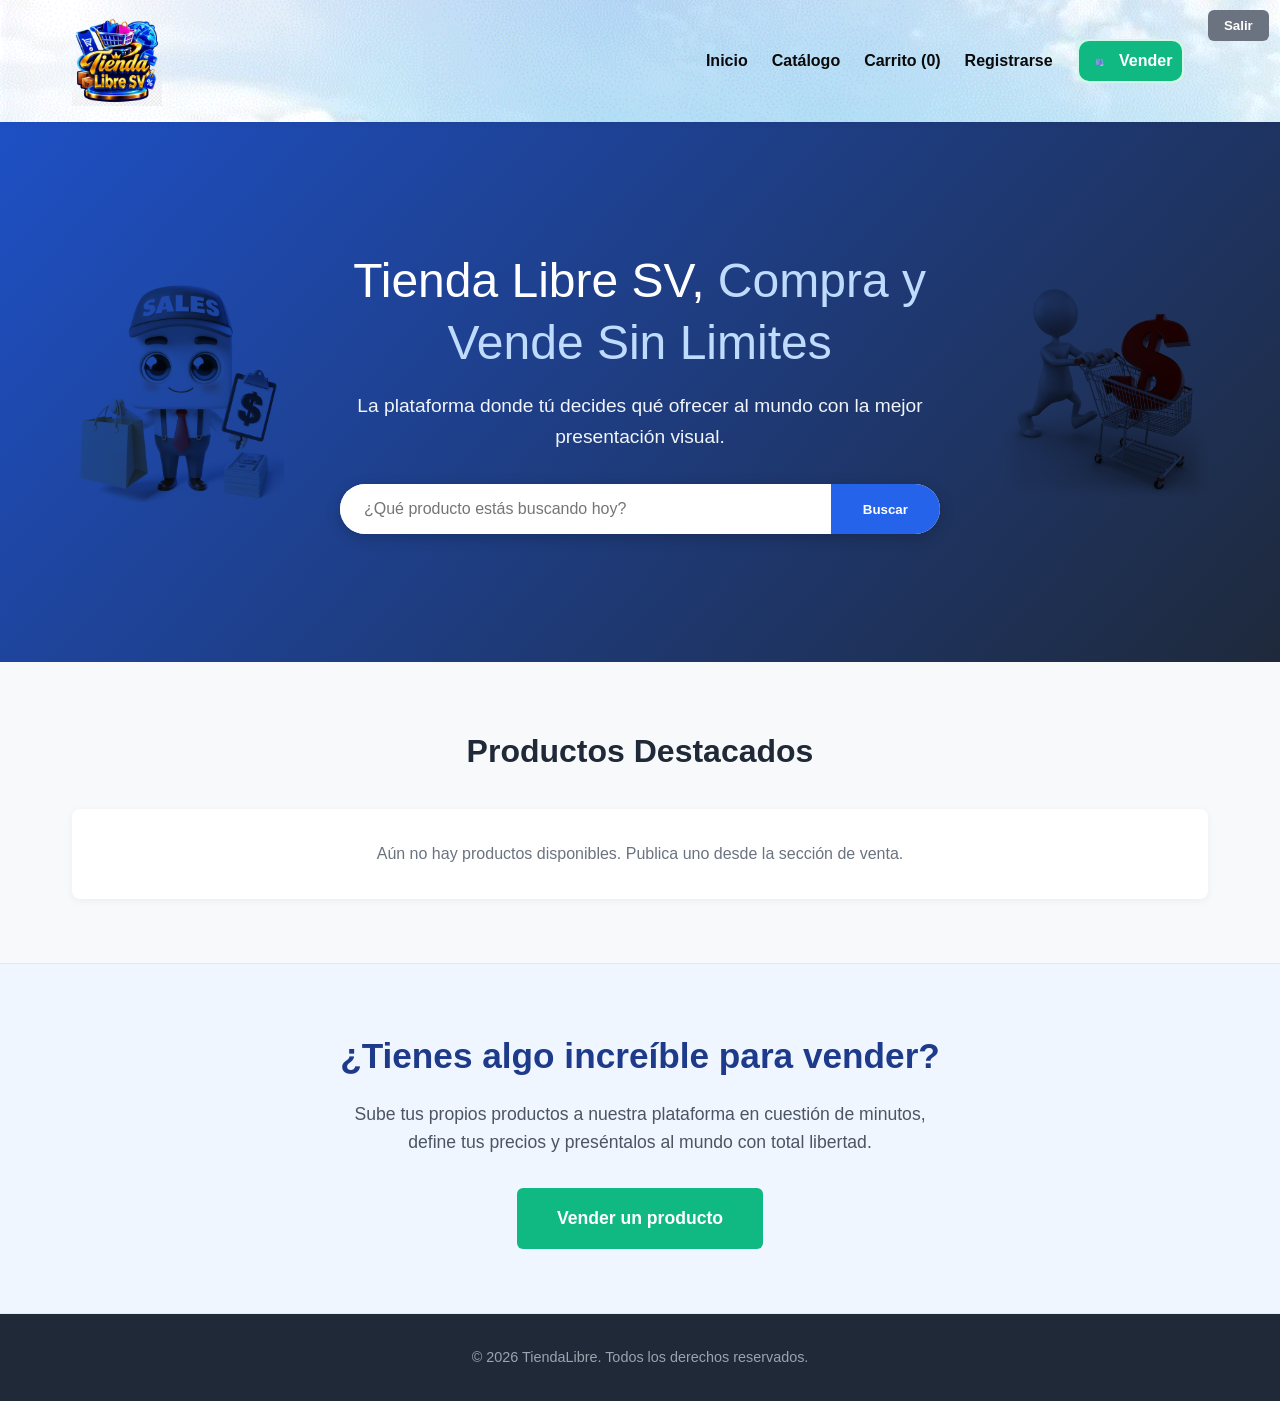
<file: index.html>
<!DOCTYPE html>
<html lang="es">
<head>
    <meta charset="UTF-8">
    <meta name="viewport" content="width=device-width, initial-scale=1.0, viewport-fit=cover">
    <meta name="theme-color" content="#1e50c5">
    <link rel="icon" type="image/png" href="logo/Ventasv.png">
    <link rel="apple-touch-icon" href="logo/Ventasv.png">
    <link rel="manifest" href="/manifest.webmanifest">
    <title>Tienda Libre - Tu Espacio de E-commerce</title>

    <style>
        /* Estilos generales limpios y modernos */
        * {
            margin: 0;
            padding: 0;
            box-sizing: border-box;
            font-family: 'Segoe UI', Tahoma, Geneva, Verdana, sans-serif;
        }

        body {
            background-color: #f8f9fa;
            color: #333;
            line-height: 1.6;
            overflow-x: hidden; /* Evita el desplazamiento horizontal en pantallas pequeñas */
        }

        /* Los campos de texto se adaptan al ancho disponible y evitan el zoom automático en iOS. */
        input, select, textarea, button {
            max-width: 100%;
            font-family: inherit;
        }

        @media (max-width: 768px) {
            input, select, textarea {
                font-size: 16px !important;
            }
        }

        img {
            max-width: 100%;
        }

        /* Barra de Navegación */
        header {
            width: 100%;
            background-image: linear-gradient(rgba(255, 255, 255, 0.62), rgba(255, 255, 255, 0.62)), url('banner/banner2.gif');
            background-position: center;
            background-size: cover;
            background-repeat: no-repeat;
            box-shadow: 0 2px 5px rgba(0,0,0,0.05);
            position: sticky;
            top: 0;
            z-index: 1000;
        }

        .nav-container {
            max-width: 1200px;
            margin: 0 auto;
            padding: 1rem 2rem;
            display: flex;
            justify-content: space-between;
            align-items: center;
        }

        .logo {
            display: inline-flex;
            align-items: center;
            text-decoration: none;
        }

        .logo img {
            display: block;
            height: 90px;
            width: auto;
            max-width: 100%;
            object-fit: contain;
        }

        .nav-links {
            display: flex;
            gap: 1.5rem;
            list-style: none;
            align-items: center;
        }

        .nav-links a {
            text-decoration: none;
            color: #0a0a0a;
            font-weight: 700;
            transition: color 0.3s;
        }

        .nav-links a:hover {
            color: #2563eb;
        }

        .btn-sell {
            background-color: #10b981;
            color: white !important;
            padding: 0.5rem 1rem;
            border-radius: 6px;
        }

        .btn-sell:hover {
            background-color: #223a32ec !important;
        }

        .btn-sell-icon {
            min-width: 0;
            height: 44px;
            padding: 0.25rem 0.6rem;
            display: inline-flex;
            align-items: center;
            justify-content: center;
            gap: 0.3rem;
            border: 2px solid #d1fae5;
            border-radius: 12px;
            vertical-align: middle;
            transition: transform 0.2s, box-shadow 0.2s;
        }
        .btn-sell-icon span { white-space: nowrap; line-height: 1; }
        .btn-sell-icon:hover { transform: translateY(-2px); box-shadow: 0 5px 12px rgba(16,185,129,.3); }
        .btn-sell-icon img { width: 26px; height: 26px; flex: 0 0 26px; object-fit: contain; display: block; }

        .btn-logout {
            background-color: #ef4444;
            color: white !important;
            padding: 0.5rem 1rem;
            border-radius: 6px;
            border: none;
            cursor: pointer;
            font-weight: 500;
            display: none; /* Se oculta por defecto si no hay sesión */
        }

        .btn-logout:hover {
            background-color: #dc2626;
        }

        /* Botón "Salir": fijo arriba a la derecha del encabezado.
           Cierra la página/aplicación si el usuario lo desea. */
        header { position: relative; }
        .btn-salir {
            position: absolute;
            top: 0.6rem;
            right: 0.7rem;
            z-index: 20;
            background-color: #6b7280;
            color: white !important;
            padding: 0.5rem 1rem;
            border-radius: 6px;
            border: none;
            cursor: pointer;
            font-weight: 700;
            font-family: inherit;
            white-space: nowrap;
        }

        .btn-salir:hover {
            background-color: #4b5563;
        }


        .hero h1 {
            font-size: 3rem;
            margin-bottom: 1rem;
        }

        .hero p {
            font-size: 1.2rem;
            margin-bottom: 2rem;
            max-width: 600px;
            margin-left: auto;
            margin-right: auto;
        }
        /* Barra de búsqueda de productos destacados */
        .search-container {
            max-width: 600px;
            margin: 0 auto;
            display: flex;
            background: white;
            border-radius: 50px;
            overflow: hidden;
            box-shadow: 0 4px 15px rgba(0,0,0,0.2);
        }

        .search-container input {
            flex: 1;
            padding: 1rem 1.5rem;
            border: none;
            outline: none;
            font-size: 1rem;
        }

        .search-container button {
            background-color: #2563eb;
            color: white;
            border: none;
            padding: 0 2rem;
            cursor: pointer;
            font-weight: bold;
            transition: background 0.3s;
        }

        .search-container button:hover {
            background-color: #1d4ed8;
        }

        /* Sección de Productos Destacados */
        .featured-section {
            max-width: 1200px;
            margin: 4rem auto;
            padding: 0 2rem;
        }

        .section-title {
            font-size: 2rem;
            margin-bottom: 2rem;
            text-align: center;
            color: #1f2937;
        }

        .product-grid {
            display: grid;
            grid-template-columns: repeat(auto-fit, minmax(250px, 1fr));
            gap: 2rem;
        }

        .product-card {
            background: white;
            border-radius: 8px;
            overflow: hidden;
            box-shadow: 0 2px 8px rgba(0,0,0,0.05);
            transition: transform 0.3s;
        }

        .product-card:hover {
            transform: translateY(-5px);
        }

        .product-img {
            width: 100%;
            aspect-ratio: 1 / 1;
            max-height: 280px;
            max-width: 100%;
            object-fit: contain;
            display: block;
            margin: 0 auto;
            background-color: #f3f4f6;
        }

        .product-info {
            padding: 1.5rem;
        }

        .product-title {
            font-size: 1.1rem;
            margin-bottom: 0.5rem;
            color: #1f2937;
        }

        .product-price {
            font-size: 1.25rem;
            font-weight: bold;
            color: #2563eb;
            margin-bottom: 1rem;
        }

        .btn-buy {
            display: block;
            text-align: center;
            background-color: #2563eb;
            color: white;
            padding: 0.75rem;
            border-radius: 4px;
            text-decoration: none;
            font-weight: 500;
            transition: background 0.3s;
            cursor: pointer;
            border: none;
            width: 100%;
            font-size: 1rem;
        }

        .btn-cart {
            display: block;
            text-align: center;
            background-color: #10b981;
            color: white;
            padding: 0.75rem;
            border-radius: 4px;
            text-decoration: none;
            font-weight: 500;
            transition: background 0.3s;
            cursor: pointer;
            border: none;
            width: 100%;
            font-size: 1rem;
            margin-top: 0.75rem;
        }

        .empty-state {
            grid-column: 1 / -1;
            text-align: center;
            color: #6b7280;
            background: #fff;
            border-radius: 8px;
            padding: 2rem;
            box-shadow: 0 2px 8px rgba(0,0,0,0.05);
        }

        .btn-buy:hover {
            background-color: #1d4ed8;
        }

        /* Apartado para Vender (Llamado a la acción) */
        .sell-banner {
            background-color: #eff6ff;
            border-top: 1px solid #dbeafe;
            border-bottom: 1px solid #dbeafe;
            padding: 4rem 2rem;
            text-align: center;
            margin-top: 4rem;
        }

        .sell-banner h2 {
            font-size: 2.2rem;
            color: #1e3a8a;
            margin-bottom: 1rem;
        }

        .sell-banner p {
            color: #4b5563;
            max-width: 600px;
            margin: 0 auto 2rem auto;
            font-size: 1.1rem;
        }

        .btn-large {
            display: inline-block;
            background-color: #10b981;
            color: white;
            padding: 1rem 2.5rem;
            font-size: 1.1rem;
            font-weight: bold;
            border-radius: 6px;
            text-decoration: none;
            transition: background 0.3s;
            border: none;
            cursor: pointer;
        }

        .btn-large:hover {
            background-color: #059669;
        }

        /* Pie de página */
        footer {
            background-color: #1f2937;
            color: #9ca3af;
            text-align: center;
            padding: 2rem;
            margin-top: 0;
        }

        footer p {
            font-size: 0.9rem;
        }
    </style>
</head>
<body>

    <!-- Barra de Navegación -->
    <header>
        <!-- Botón "Salir" fijo arriba a la derecha. -->
        <button id="btnSalir" class="btn-salir" type="button" onclick="salirApp(event)" aria-label="Salir de la aplicación">Salir</button>

        <div class="nav-container">
            <a href="index.html" class="logo" aria-label="Tienda Libre SV - Inicio">
                <img src="banner/LOGO1.png" alt="Tienda Libre SV">
            </a>
            <ul class="nav-links">
                <li><a href="index.html">Inicio</a></li>
                <li><a href="paginas/catalogo.html">Catálogo</a></li>
                <li><a href="paginas/carrito.html" onclick="verificarAccion('carrito', event)">Carrito (0)</a></li>
                <li id="nav-register-link"><a href="paginas/registrarse1.html?modo=registro">Registrarse</a></li>
                <li><a href="paginas/vender.html" class="btn-sell btn-sell-icon" aria-label="Vender un producto" title="Vender un producto" onclick="verificarAccion('vender', event)"><img src="logo/icono1.png" alt=""><span>Vender</span></a></li>
                <li><button id="btnCerrarSesion" class="btn-logout" onclick="cerrarSesion()">Cerrar Sesión</button></li>
            </ul>
        </div>
    </header>

       <!-- Banner Principal (Hero Section) con Texto Animado -->
   <section class="hero">
       <img class="hero-product hero-product-left" src="logo/imagene2.avif" alt="Producto destacado">
       <div class="hero-copy">
           <h1 class="hero-title">Tienda Libre SV,<span class="gradient-text"> Compra y Vende Sin Limites</span></h1>
           <p class="hero-subtitle">La plataforma donde tú decides qué ofrecer al mundo con la mejor presentación visual.</p>
           <div class="search-container">
               <input type="text" placeholder="¿Qué producto estás buscando hoy?">
               <button type="button">Buscar</button>
           </div>
       </div>
       <img class="hero-product hero-product-right" src="logo/imagen3.jpg" alt="Producto destacado">
   </section>

<style>
    /* Estilos base de la Hero Section */
    .hero {
        position: relative;
        display: grid;
        grid-template-columns: minmax(0, 1fr) minmax(0, 2.5fr) minmax(0, 1fr);
        align-items: center;
        gap: 1.5rem;
        text-align: center;
        padding: 6rem 3rem;
        background: linear-gradient(133deg, #1e50c5 0%, #1e293b 100%);
        color: #ffffff;
        min-height: 60vh;
        font-family: 'Inter', system-ui, -apple-system, sans-serif;
        perspective: 1000px;
    }

    .hero-product {
        justify-self: center;
        width: min(100%, 220px);
        height: auto;
        mix-blend-mode: multiply;
        transform-style: preserve-3d;
        animation: product-float 4.5s ease-in-out infinite;
    }

    .hero-copy {
        min-width: 0;
        position: relative;
        z-index: 1;
    }

    .hero-product-left { animation-delay: -1.2s; }
    .hero-product-right { animation-delay: -3.1s; }

    @keyframes product-float {
        0%, 100% {
            transform: translateY(5px) rotateY(-8deg) rotateZ(-1deg);
        }
        50% {
            transform: translateY(-7px) rotateY(8deg) rotateZ(1deg);
        }
    }

    /* Titulo y texto del banner con tipografia sencilla y legible */
    .hero-title {
        font-size: 2.5rem;
        font-weight: 400;
        line-height: 1.3;
        margin-bottom: 1rem;
        transform-style: preserve-3d;
        animation: banner-appear 700ms cubic-bezier(0.2, 0.7, 0.2, 1) both,
                   banner-title-color 8s ease-in-out 700ms infinite alternate;
    }

    .gradient-text {
        color: #bfdbfe;
        font-weight: inherit;
        animation: banner-highlight-color 7s ease-in-out 700ms infinite alternate;
    }

    .hero-subtitle {
        font-size: 1.1rem;
        color: #f1f5f9;
        max-width: 600px;
        line-height: 1.6;
        transform-style: preserve-3d;
        animation: banner-appear 700ms cubic-bezier(0.2, 0.7, 0.2, 1) 120ms both,
                   banner-subtitle-color 8s ease-in-out 820ms infinite alternate;
    }

    @keyframes banner-appear {
        from {
            opacity: 0;
            transform: rotateX(-14deg) translateY(10px) translateZ(-24px);
        }
        to {
            opacity: 1;
            transform: rotateX(0) translateY(0) translateZ(0);
        }
    }

    @keyframes banner-title-color {
        from { color: #ffffff; }
        to { color: #bfdbfe; }
    }

    @keyframes banner-highlight-color {
        from { color: #bfdbfe; }
        to { color: #fde68a; }
    }

    @keyframes banner-subtitle-color {
        from { color: #f1f5f9; }
        to { color: #c7d2fe; }
    }

    @media (prefers-reduced-motion: reduce) {
        .hero-title,
        .hero-subtitle,
        .hero-product,
        .gradient-text {
            animation: none;
        }
    }

    /* Responsividad para moviles */
    @media (max-width: 768px) {
        .hero {
            gap: 1rem;
        }
        .hero-title {
            font-size: 2rem;
        }
        .hero-subtitle {
            font-size: 1rem;
        }
    }

    @media (max-width: 560px) {
        .hero {
            grid-template-columns: minmax(52px, 0.7fr) minmax(0, 2.2fr) minmax(52px, 0.7fr);
            gap: 0.5rem;
            padding: 3rem 0.75rem;
            min-height: 50vh;
        }
        .hero-product {
            width: 100%;
        }
        .hero-title {
            font-size: 1.55rem;
        }
        .hero-subtitle {
            max-width: 92%;
        }
    }

    @media (max-width: 700px) {
        header .nav-container { flex-direction: column; align-items: flex-start; gap: 0.5rem; padding: 0.75rem 0.6rem; }
        header .logo { align-self: flex-start; }
        header .logo img { height: 72px; }
        /* Menú deslizable, elegante: borde redondeado con relieve y sombra. */
        header .nav-links {
            width: 100%;
            justify-content: flex-start;
            flex-wrap: nowrap;
            gap: 0.35rem;
            font-size: 0.92rem;
            overflow-x: auto;
            -webkit-overflow-scrolling: touch;
            scrollbar-width: none;
            padding: 0.35rem 0.45rem;
            background: rgba(255, 255, 255, 0.55);
            border: 1px solid rgba(255, 255, 255, 0.75);
            border-radius: 12px;
            box-shadow: inset 0 1px 0 rgba(255,255,255,0.9), inset 0 -2px 4px rgba(15,23,42,0.08), 0 2px 6px rgba(15,23,42,0.08);
        }
        header .nav-links::-webkit-scrollbar { display: none; }
        header .nav-links li { flex: 0 0 auto; }
        header .nav-links a, header .nav-links button {
            display: inline-flex;
            align-items: center;
            min-height: 42px;
            white-space: nowrap;
            padding: 0 0.7rem;
            border-radius: 9px;
            transition: background .2s, color .2s;
        }
        header .nav-links a:hover { background: rgba(37, 99, 235, 0.1); }
        header .btn-sell-icon { height: 40px; padding: 0.2rem 0.5rem; gap: 0.25rem; }
        header .btn-salir, header .btn-logout { min-height: 42px; padding: 0.4rem 0.85rem; font-size: 0.92rem; }
        /* El botón Salir se mantiene pegado a la esquina superior derecha. */
        header .btn-salir { top: 0.5rem; right: 0.55rem; }
        header .btn-sell-icon img { width: 20px; height: 20px; flex-basis: 20px; }
        .search-container { border-radius: 30px; }
        .search-container input { padding: 0.85rem 1.1rem; min-width: 0; }
        .search-container button { padding: 0 1.2rem; }
        .featured-section { margin: 2.5rem auto; padding: 0 1rem; }
        .section-title { font-size: 1.6rem; margin-bottom: 1.5rem; }
        .product-grid { gap: 1.25rem; }
        .sell-banner { padding: 3rem 1.25rem; margin-top: 3rem; }
        .sell-banner h2 { font-size: 1.7rem; }
        .sell-banner p { font-size: 1rem; }
        .btn-large { display: block; width: 100%; padding: 1rem 1.25rem; }
        footer { padding: 1.5rem 1rem; }
    }

    @media (max-width: 420px) {
        header .nav-links { gap: 0.2rem 0.5rem; font-size: 0.84rem; }
        header .btn-sell-icon { height: 38px; padding: 0.2rem 0.45rem; }
        header .btn-sell-icon img { width: 18px; height: 18px; flex-basis: 18px; }
        .featured-section { margin: 2rem auto; padding: 0 1rem; }
        .product-grid { grid-template-columns: minmax(0, 1fr); gap: 1rem; }
        .section-title { font-size: 1.4rem; }
        .product-info { padding: 1.15rem; }
        .sell-banner { padding: 2.5rem 1rem; }
        .sell-banner h2 { font-size: 1.45rem; }
    }
</style>

    <!-- Sección de Productos Destacados -->
    <section class="featured-section">
        <h2 class="section-title">Productos Destacados</h2>
        <div class="product-grid" id="productGrid"></div>
    </section>

    <!-- Apartado para Vender -->
    <section class="sell-banner">
        <h2>¿Tienes algo increíble para vender?</h2>
        <p>Sube tus propios productos a nuestra plataforma en cuestión de minutos, define tus precios y preséntalos al mundo con total libertad.</p>
        <a href="paginas/vender.html" class="btn-large" onclick="verificarAccion('vender', event)">Vender un producto</a>
    </section>

    <!-- Pie de página -->
    <footer>
        <p>&copy; 2026 TiendaLibre. Todos los derechos reservados.</p>
    </footer>

    <!-- Script de JavaScript para la barra de búsqueda y control inteligente de sesión -->
    <script>
        // Al cargar la página, revisamos si hay una sesión activa para adaptar la interfaz
        window.addEventListener('DOMContentLoaded', () => {
            const sesionActiva = localStorage.getItem('sesion_activa');
            const btnCerrarSesion = document.getElementById('btnCerrarSesion');
            const navRegisterLink = document.getElementById('nav-register-link');

            if (sesionActiva) {
                // Acceso temporal a registro para poder probar altas con sesión activa.
                if (navRegisterLink) navRegisterLink.style.display = '';
                if (btnCerrarSesion) btnCerrarSesion.style.display = 'block';
            } else {
                if (navRegisterLink) navRegisterLink.style.display = '';
                if (btnCerrarSesion) btnCerrarSesion.style.display = 'none';
            }

            renderProductosDestacados();
        });

        // El carrito y las compras están disponibles sin registro.
        function verificarAccion(accion, event) {
            if (event) event.preventDefault();
            // El carrito está disponible sin registro; publicar requiere cuenta.
            const destinos = {
                vender: 'paginas/vender.html',
                comprar: 'paginas/catalogo.html',
                carrito: 'paginas/carrito.html'
            };
            const destino = destinos[accion];
            if (destino) window.location.href = destino;
        }

        function obtenerProductosCatalogo() {
            try {
                const productos = JSON.parse(localStorage.getItem('productosDinamicos')) || [];
                return Array.isArray(productos) ? productos : [];
            } catch (error) {
                console.error('No se pudieron leer los productos del catálogo:', error);
                return [];
            }
        }

        function escaparHtml(valor) {
            return String(valor ?? '')
                .replace(/&/g, '&amp;')
                .replace(/</g, '&lt;')
                .replace(/>/g, '&gt;')
                .replace(/"/g, '&quot;')
                .replace(/'/g, '&#39;');
        }

        function renderProductosDestacados() {
            const grid = document.getElementById('productGrid');
            if (!grid) return;

            const productos = obtenerProductosCatalogo().slice(0, 4);

            if (!productos.length) {
                grid.innerHTML = '<div class="empty-state">Aún no hay productos disponibles. Publica uno desde la sección de venta.</div>';
                return;
            }

            grid.innerHTML = productos.map((prod) => {
                const imagenes = Array.isArray(prod.imagenes) && prod.imagenes.length ? prod.imagenes : [(prod.imagen || 'https://via.placeholder.com/500x300?text=Producto')];
                const titulo = prod.titulo || 'Producto';
                const precio = Number(prod.precio || 0);
                return `
                    <div class="product-card">
                        <img src="${escaparHtml(imagenes[0])}" alt="${escaparHtml(titulo)}" class="product-img">
                        <div class="product-info">
                            <h3 class="product-title">${escaparHtml(titulo)}</h3>
                            <div class="product-price">$${precio.toLocaleString()}</div>
                            ${prod.reservado ? '<div style="color:#b45309;font-weight:700;margin:0.35rem 0">Producto reservado</div>' : ''}
                            <button class="btn-buy" onclick="window.location.href='paginas/catalogo.html?buscar=${encodeURIComponent(titulo)}'">Ver producto</button>
                        </div>
                    </div>
                `;
            }).join('');
        }

        window.addEventListener('storage', (event) => {
            if (event.key === 'productosDinamicos' || event.key === null) renderProductosDestacados();
        });

        const searchInput = document.querySelector('.search-container input');
        const searchButton = document.querySelector('.search-container button');

        function realizarBusqueda() {
            if (!searchInput) return;
            const termino = searchInput.value.trim();
            if (termino !== "") {
                window.location.href = `paginas/catalogo.html?buscar=${encodeURIComponent(termino)}`;
            } else {
                alert("Por favor, escribe el nombre de un producto para buscar.");
            }
        }

        if (searchButton) searchButton.addEventListener('click', realizarBusqueda);
        if (searchInput) searchInput.addEventListener('keypress', function(event) {
            if (event.key === 'Enter') {
                realizarBusqueda();
            }
        });

        async function cerrarSesion() {
            try {
                await fetch('/api/logout', { method: 'POST', credentials: 'same-origin' });
            } catch (error) {
                // Limpia la sesión local incluso si el servidor está desconectado.
            }
            localStorage.removeItem('sesion_activa');
            alert('Has cerrado sesión correctamente.');
            window.location.reload();
        }

        // "Salir": cierra la página o la aplicación si el usuario lo confirma.
        function salirApp(event) {
            if (event) event.preventDefault();
            if (!confirm('¿Seguro que quieres salir?')) {
                return;
            }
            // Intenta cerrar la ventana (funciona si fue abierta por script).
            window.close();
            try {
                // En la app Android (WebView) se cierra la actividad para salir.
                if (window.AndroidSalir && typeof window.AndroidSalir.salir === 'function') {
                    window.AndroidSalir.salir();
                    return;
                }
            } catch (error) {
                // Ignora si la interfaz nativa no está disponible.
            }
            // último recurso: volver al inicio de la aplicación.
            window.location.href = 'index.html';
        }
    </script>

    <script>
        if ('serviceWorker' in navigator) {
            window.addEventListener('load', () => {
                navigator.serviceWorker.register('/service-worker.js').catch(() => {});
            });
        }
    </script>

</body>
</html>
</file>
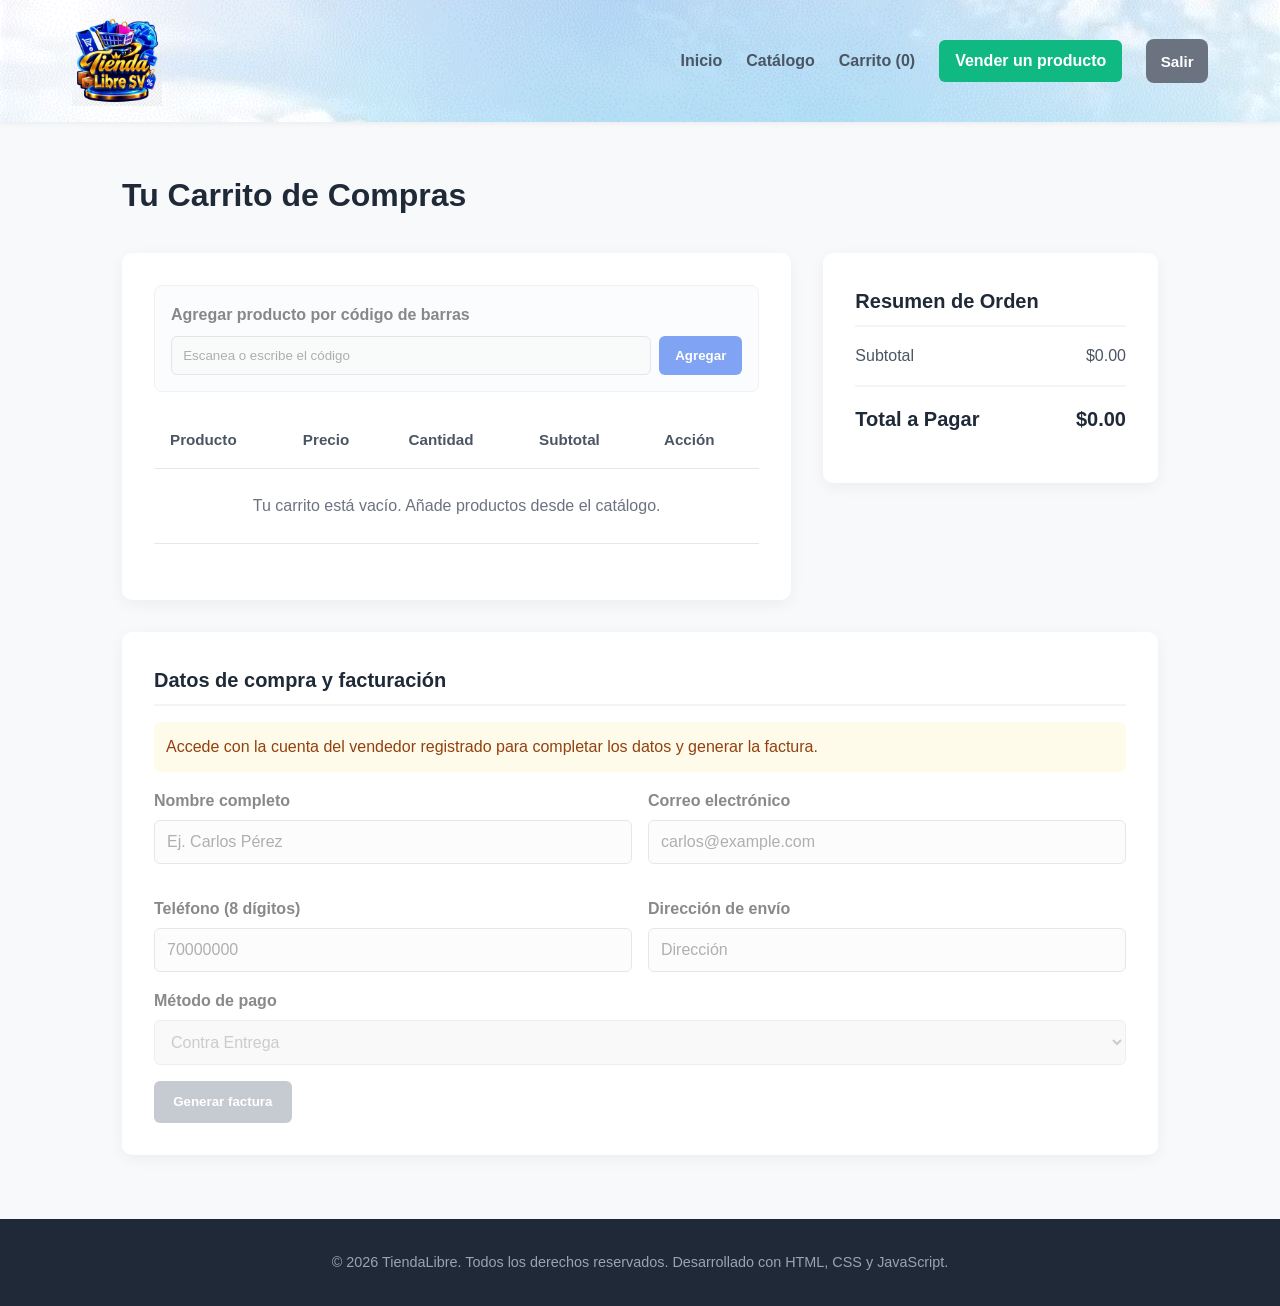
<file: carrito.html>
<!DOCTYPE html>
<html lang="es">
<head>
    <meta charset="UTF-8">
    <meta name="viewport" content="width=device-width, initial-scale=1.0, viewport-fit=cover">
    <title>Carrito de Compras - Tienda Libre</title>
    <style>
        * {
            margin: 0;
            padding: 0;
            box-sizing: border-box;
            font-family: 'Segoe UI', Tahoma, Geneva, Verdana, sans-serif;
        }

        body {
            background-color: #f8f9fa;
            color: #333;
            line-height: 1.6;
            overflow-x: hidden; /* Evita el desplazamiento horizontal en pantallas pequeñas */
        }

        /* Campos adaptables; 16px en móvil evita el zoom automático en iOS. */
        input, select, textarea, button {
            max-width: 100%;
            font-family: inherit;
        }

        @media (max-width: 768px) {
            input, select, textarea {
                font-size: 16px !important;
            }
        }

        img {
            max-width: 100%;
        }

        header {
            width: 100%;
            background-image: linear-gradient(rgba(255, 255, 255, 0.62), rgba(255, 255, 255, 0.62)), url('../banner/banner2.gif');
            background-position: center;
            background-size: cover;
            background-repeat: no-repeat;
            box-shadow: 0 2px 5px rgba(0,0,0,0.05);
            position: sticky;
            top: 0;
            z-index: 1000;
        }

        .nav-container {
            max-width: 1200px;
            margin: 0 auto;
            padding: 1rem 2rem;
            display: flex;
            justify-content: space-between;
            align-items: center;
        }

        .logo {
            display: inline-flex;
            align-items: center;
            text-decoration: none;
        }

        .logo img {
            display: block;
            height: 90px;
            width: auto;
            max-width: 100%;
            object-fit: contain;
        }

        .nav-links {
            display: flex;
            gap: 1.5rem;
            list-style: none;
            align-items: center;
        }

        .nav-links a {
            text-decoration: none;
            color: #4b5563;
            font-weight: 700;
            transition: color 0.3s;
        }

        .nav-links a:hover {
            color: #2563eb;
        }

        /* Botón "Salir": cierra la página/aplicación si el usuario lo desea. */
        .btn-salir { display: inline-flex; align-items: center; justify-content: center; min-height: 44px; padding: 0.4rem 0.9rem; background-color: #6b7280; color: #fff; border: none; border-radius: 8px; font-family: inherit; font-weight: 700; font-size: 0.95rem; cursor: pointer; white-space: nowrap; }
        .btn-salir:hover { background-color: #4b5563; }

        .btn-sell {
            background-color: #10b981;
            color: white !important;
            padding: 0.5rem 1rem;
            border-radius: 6px;
            text-decoration: none;
            display: inline-block;
            white-space: nowrap;
        }

        .btn-sell:hover {
            background-color: #059669 !important;
        }

        .cart-container {
            max-width: 1100px;
            margin: 3rem auto;
            padding: 0 2rem;
        }

        h1 {
            font-size: 2rem;
            color: #1f2937;
            margin-bottom: 2rem;
        }

        .cart-grid {
            display: grid;
            /* minmax(0, …) deja que las columnas se encojan: sin esto, la tabla
               ancha estira la columna y desborda la página en el móvil. */
            grid-template-columns: minmax(0, 2fr) minmax(0, 1fr);
            gap: 2rem;
        }

        .cart-products,
        .checkout-summary {
            background: white;
            border-radius: 10px;
            box-shadow: 0 4px 15px rgba(0,0,0,0.05);
        }

        .cart-products { padding: 2rem; }

        table { width: 100%; border-collapse: collapse; margin-bottom: 1.5rem; }
        th, td { padding: 1rem; text-align: left; border-bottom: 1px solid #e5e7eb; }
        th { color: #4b5563; font-size: 0.95rem; }
        td { color: #1f2937; }
        .product-cell { display: grid; grid-template-columns: 60px minmax(140px, 1fr); align-items: center; gap: 0.5rem 0.75rem; }
        .product-cell img { grid-column: 1; grid-row: 1 / span 2; width: 60px; height: 60px; object-fit: cover; border-radius: 8px; background: #f3f4f6; }
        .product-cell strong, .product-cell small { grid-column: 2; overflow-wrap: anywhere; }
        .product-cell small { color: #6b7280; }
        .btn-remove-item { background: #fee2e2; color: #b91c1c; border: 1px solid #fecaca; border-radius: 6px; padding: 0.45rem 0.75rem; cursor: pointer; font-weight: 600; }
        .btn-remove-item:hover { background: #fecaca; }
        .cart-empty-state { text-align: center; color: #6b7280; padding: 1.5rem; }
        .checkout-summary { padding: 2rem; height: fit-content; }
        .summary-title { font-size: 1.25rem; color: #1f2937; margin-bottom: 1rem; border-bottom: 2px solid #f3f4f6; padding-bottom: 0.5rem; }
        .summary-row, .summary-total { display: flex; justify-content: space-between; margin-bottom: 1rem; color: #4b5563; }
        .summary-total { font-size: 1.25rem; font-weight: bold; color: #1f2937; border-top: 2px solid #f3f4f6; padding-top: 1rem; }

        .seller-scanner { margin-bottom:1.25rem; padding:1rem; border:1px solid #e5e7eb; border-radius:8px; background:#f8fafc; }
        .scanner-row { display:flex; gap:.5rem; margin-top:.5rem; }
        .scanner-row input { flex:1; min-width:0; padding:.7rem; border:1px solid #cbd5e1; border-radius:6px; }
        .scanner-row button { padding:.7rem 1rem; border:0; border-radius:6px; background:#2563eb; color:white; font-weight:bold; cursor:pointer; }
        .seller-scanner:has(input:disabled) { opacity:.58; }
        .invoice-actions { display:flex; flex-wrap:wrap; gap:.75rem; margin-top:1.5rem; }
        .btn-invoice { border:0; border-radius:6px; padding:.75rem 1rem; background:#2563eb; color:#fff; font-weight:700; cursor:pointer; }
        .btn-invoice:hover { filter:brightness(.92); }
        .btn-back { background:#64748b; }
        @media print { body * { visibility:hidden; } #invoiceContainer, #invoiceContainer * { visibility:visible; } #invoiceContainer { position:absolute; inset:0; width:100%; margin:0; box-shadow:none; } .no-print { display:none !important; } }
        .payment-section, .invoice-container { margin-top: 2rem; padding: 2rem; background: #fff; border-radius: 10px; box-shadow: 0 4px 15px rgba(0,0,0,.05); }
        .access-notice { margin: 0 0 1rem; color: #92400e; background: #fffbeb; padding: .75rem; border-radius: 6px; }
        fieldset { border: 0; padding: 0; }
        fieldset:disabled { opacity: .58; }
        .form-grid { display: grid; grid-template-columns: 1fr 1fr; gap: 1rem; }
        .form-group { margin-bottom: 1rem; }
        .form-group label { display:block; margin-bottom:.4rem; font-weight:600; }
        .form-group input, .form-group select { width:100%; padding:.75rem; border:1px solid #d1d5db; border-radius:6px; font-size:1rem; }
        .btn-checkout { padding:.85rem 1.2rem; border:0; border-radius:6px; background:#2563eb; color:white; font-weight:bold; cursor:pointer; }
        .btn-checkout:disabled { background:#9ca3af; cursor:not-allowed; }
        .invoice-container[hidden] { display:none; }
        .invoice-details { margin: 1.5rem 0; }
        @media(max-width:650px){ .form-grid { grid-template-columns:1fr; } }

        footer {
            background-color: #1f2937;
            color: #9ca3af;
            text-align: center;
            padding: 2rem;
            margin-top: 4rem;
        }

        footer p {
            font-size: 0.9rem;
        }

        @media (max-width: 768px) { .cart-grid { grid-template-columns: minmax(0, 1fr); } }
        @media (max-width: 700px) {
            header .nav-container { flex-direction: column; align-items: flex-start; gap: .5rem; padding: .75rem .6rem; }
            header .logo { align-self: flex-start; }
            header .logo img { height: 72px; }
            /* Menú deslizable, elegante: borde redondeado con relieve y sombra. */
            header .nav-links {
                width: 100%; justify-content: flex-start; flex-wrap: nowrap;
                gap: .35rem; font-size: .9rem;
                overflow-x: auto; -webkit-overflow-scrolling: touch; scrollbar-width: none;
                padding: 0.35rem 0.45rem;
                background: rgba(255, 255, 255, 0.55);
                border: 1px solid rgba(255, 255, 255, 0.75);
                border-radius: 12px;
                box-shadow: inset 0 1px 0 rgba(255,255,255,0.9), inset 0 -2px 4px rgba(15,23,42,0.08), 0 2px 6px rgba(15,23,42,0.08);
            }
            header .nav-links::-webkit-scrollbar { display: none; }
            header .nav-links li { flex: 0 0 auto; }
            header .nav-links a {
                display: inline-flex; align-items: center; min-height: 42px; white-space: nowrap;
                padding: 0 0.7rem; border-radius: 9px; transition: background .2s, color .2s;
            }
            header .nav-links a:hover { background: rgba(37, 99, 235, 0.1); }
            header .btn-sell { padding: .35rem .6rem; }
            .cart-container { margin: 1.5rem auto; padding: 0 1rem; }
            .cart-products, .checkout-summary, .payment-section, .invoice-container { padding: 1rem; min-width: 0; }
            .cart-products { overflow-x: auto; }
            .cart-products table { min-width: 620px; }
            .invoice-container { overflow-x: auto; }
            .invoice-container table { min-width: 520px; }
            .invoice-actions { display: grid; grid-template-columns: 1fr 1fr; }
            .btn-invoice { min-height: 48px; padding: .65rem .5rem; }
            .btn-checkout { width: 100%; min-height: 48px; }
            .btn-remove-item { min-height: 40px; }
        }
        @media (max-width: 420px) {
            header .nav-links { gap: .2rem .45rem; font-size: .82rem; }
            header .btn-sell { padding: .3rem .5rem; }
            h1 { font-size: 1.6rem; }
            .invoice-actions { grid-template-columns: 1fr; }
            .scanner-row { flex-direction: column; }
            .scanner-row button { min-height: 44px; }
        }
    </style>
</head>
<body>

    <header class="no-print">
        <nav class="nav-container">
            <a href="../index.html" class="logo" aria-label="Tienda Libre SV - Inicio">
                <img src="../banner/LOGO1.png" alt="Tienda Libre SV">
            </a>
            <ul class="nav-links">
                <li><a href="../index.html">Inicio</a></li>
                <li><a href="catalogo.html">Catálogo</a></li>
                <li><a href="carrito.html" id="cartCounter">Carrito (<span id="cart-count">0</span>)</a></li>
                <li><a href="vender.html" class="btn-sell">Vender un producto</a></li>
                <li><button type="button" class="btn-salir" onclick="salirApp(event)" aria-label="Salir de la aplicación">Salir</button></li>
            </ul>
        </nav>
    </header>

    <main class="cart-container">
        <h1>Tu Carrito de Compras</h1>

        <div id="proceso-compra-wrapper">
            <div class="cart-grid">
                <div class="cart-products">
                    <div class="seller-scanner"><label for="codigoEscaneado"><strong>Agregar producto por código de barras</strong></label><div class="scanner-row"><input id="codigoEscaneado" type="text" placeholder="Escanea o escribe el código" disabled><button id="btnAgregarEscaneado" type="button" disabled>Agregar</button></div><p id="estadoEscaneo" role="status"></p></div>
                    <table>
                        <thead>
                            <tr>
                                <th>Producto</th>
                                <th>Precio</th>
                                <th>Cantidad</th>
                                <th>Subtotal</th>
                                <th>Acción</th>
                            </tr>
                        </thead>
                        <tbody id="cartTableBody"></tbody>
                    </table>
                </div>

                <div class="checkout-summary">
                    <h3 class="summary-title">Resumen de Orden</h3>
                    <div class="summary-row">
                        <span>Subtotal</span>
                        <span id="summarySubtotal">$0.00</span>
                    </div>
                    <div class="summary-total">
                        <span>Total a Pagar</span>
                        <span id="summaryTotal">$0.00</span>
                    </div>
                </div>
            </div>
            <section class="payment-section" id="sellerCheckout">
                <h3 class="summary-title">Datos de compra y facturación</h3>
                <p id="sellerAccessNotice" class="access-notice">Accede con la cuenta del vendedor registrado para completar los datos y generar la factura.</p>
                <form id="checkoutForm">
                    <fieldset id="sellerFields" disabled>
                        <div class="form-grid">
                            <div class="form-group"><label for="nombre">Nombre completo</label><input id="nombre" required placeholder="Ej. Carlos Pérez"></div>
                            <div class="form-group"><label for="email">Correo electrónico</label><input id="email" type="email" required placeholder="carlos@example.com"></div>
                            <div class="form-group"><label for="telefono">Teléfono (8 dígitos)</label><input id="telefono" type="tel" inputmode="numeric" pattern="[0-9]{8}" maxlength="8" minlength="8" required placeholder="70000000"></div>
                            <div class="form-group"><label for="direccion">Dirección de envío</label><input id="direccion" required placeholder="Dirección"></div>
                        </div>
                        <div class="form-group"><label for="metodoPago">Método de pago</label><select id="metodoPago"><option>Contra Entrega</option><option>Transferencia bancaria</option></select></div>
                        <button type="submit" class="btn-checkout">Generar factura</button>
                    </fieldset>
                </form>
            </section>
        </div>
        <section class="invoice-container" id="invoiceContainer" hidden>
            <h2>FACTURA DE VENTA - TIENDA LIBRE</h2><p>Fecha: <span id="facturaFecha"></span></p>
            <div class="invoice-details"><p>Cliente: <span id="facturaNombre"></span></p><p>Correo: <span id="facturaEmail"></span></p><p>Teléfono: <span id="facturaTelefono"></span></p><p>Dirección: <span id="facturaDireccion"></span></p><p>Pago: <span id="facturaPago"></span></p></div>
            <table><thead><tr><th>Producto</th><th>Cantidad</th><th>Precio</th><th>Subtotal</th></tr></thead><tbody id="facturaBody"></tbody></table>
            <p class="summary-total">Total: <span id="facturaTotal"></span></p>
            <div class="invoice-actions no-print">
                <button type="button" class="btn-invoice" id="btnImprimirFactura">Imprimir</button>
                <button type="button" class="btn-invoice" id="btnGuardarPDF">Guardar en PDF</button>
                <button type="button" class="btn-invoice" id="btnEnviarFactura">Enviar factura</button>
                <button type="button" class="btn-invoice btn-back" id="btnRegresarCarrito">Volver al carrito</button>
            </div>
        </section>
    </main>

    <footer class="no-print">
        <p>&copy; 2026 TiendaLibre. Todos los derechos reservados. Desarrollado con HTML, CSS y JavaScript.</p>
    </footer>
    <!-- jsPDF local: en la app no hay internet ni CDN disponible. -->
    <script src="../js/jspdf.umd.min.js"></script>
    <script>
        // Si jsPDF no cargó desde el archivo local, se intenta el CDN como respaldo.
        if (!window.jspdf || !window.jspdf.jsPDF) {
            document.write('<script src="https://unpkg.com/jspdf@2.5.2/dist/jspdf.umd.min.js"><\/script>');
        }
    </script>
    <script>
        const STORAGE_KEYS = ['carritoCompras', 'carrito'];
        const cartTableBody = document.getElementById('cartTableBody');
        const cartCount = document.getElementById('cart-count');
        const cartCounter = document.getElementById('cartCounter');
        const sellerFields = document.getElementById('sellerFields');
        const accessNotice = document.getElementById('sellerAccessNotice');
        let sellerEmail = '';
        function formatearPrecio(v) { return new Intl.NumberFormat('es-SV',{style:'currency',currency:'USD'}).format(Number(v)||0); }
        function escaparHtml(v) { return String(v??'').replace(/[&<>\"']/g,c=>({'&':'&amp;','<':'&lt;','>':'&gt;','\"':'&quot;',"'":'&#39;'}[c])); }
        function leerCarrito() { for(const key of STORAGE_KEYS){const raw=localStorage.getItem(key);if(!raw)continue;try{const data=JSON.parse(raw);if(Array.isArray(data))return data.map(p=>({...p,cantidad:Math.max(1,Number(p.cantidad)||1),precio:Math.max(0,Number(p.precio)||0),titulo:p.titulo||'Producto sin título',descripcion:p.descripcion||''}));}catch(e){console.warn('No se pudo leer el carrito:',e);}}return []; }
        function guardarCarrito(items){localStorage.setItem('carritoCompras',JSON.stringify(items));localStorage.setItem('carrito',JSON.stringify(items));}
        function esPropioDelVendedor(p){return Boolean(sellerEmail)&&String(p.vendedorId||'').toLowerCase()==='email:'+sellerEmail;}
        function actualizarContadorCarrito(){const n=leerCarrito().reduce((s,p)=>s+Number(p.cantidad||1),0);if(cartCount)cartCount.textContent=n;if(cartCounter)cartCounter.textContent='Carrito ('+n+')';}
        function renderizarCarrito(){const carrito=leerCarrito();if(!cartTableBody)return;if(!carrito.length){cartTableBody.innerHTML='<tr><td colspan="5" class="cart-empty-state">Tu carrito está vacío. Añade productos desde el catálogo.</td></tr>';}else{cartTableBody.innerHTML=carrito.map((p,i)=>{const canEdit=esPropioDelVendedor(p);return '<tr><td><div class="product-cell"><img src="'+escaparHtml(p.imagen||'https://via.placeholder.com/80x80?text=Sin+Imagen')+'" alt="'+escaparHtml(p.titulo)+'"><strong>'+escaparHtml(p.titulo)+'</strong><small>'+escaparHtml(p.descripcion)+'</small></div></td><td>'+(canEdit?'<input class="edit-field price-input" aria-label="Precio" type="number" min="0" step="0.01" data-index="'+i+'" value="'+p.precio+'">':formatearPrecio(p.precio))+'</td><td>'+(canEdit?'<input class="edit-field qty-input" aria-label="Cantidad" type="number" min="1" step="1" data-index="'+i+'" value="'+p.cantidad+'">':p.cantidad)+'</td><td>'+formatearPrecio(p.precio*p.cantidad)+'</td><td><button type="button" class="btn-remove-item" data-remove-index="'+i+'">Eliminar</button></td></tr>';}).join('');}const total=carrito.reduce((s,p)=>s+p.precio*p.cantidad,0);document.getElementById('summarySubtotal').textContent=formatearPrecio(total);document.getElementById('summaryTotal').textContent=formatearPrecio(total);actualizarContadorCarrito();}
        function setSellerAccess(){try{const user=JSON.parse(localStorage.getItem('sesion_activa')||'null');sellerEmail=String(user?.email||'').trim().toLowerCase();}catch(e){sellerEmail='';}sellerFields.disabled=!sellerEmail;document.getElementById('codigoEscaneado').disabled=!sellerEmail;document.getElementById('btnAgregarEscaneado').disabled=!sellerEmail;accessNotice.textContent=sellerEmail?'Sesión activa: '+sellerEmail+'. Puedes completar los datos y generar la factura.':'Accede con la cuenta del vendedor registrado para completar los datos y generar la factura.';renderizarCarrito();}
        function agregarPorCodigo(){const input=document.getElementById('codigoEscaneado'),status=document.getElementById('estadoEscaneo'),code=input.value.trim();if(!sellerEmail){status.textContent='Accede como vendedor para agregar productos.';return;}if(!code){status.textContent='Escanea o escribe un código de barras.';return;}let published=[];try{published=JSON.parse(localStorage.getItem('productosDinamicos')||'[]');}catch(e){}const product=Array.isArray(published)?published.find(p=>String(p.codigoBarras||'').trim().toLowerCase()===code.toLowerCase()):null;if(!product){status.textContent='No se encontró un producto con ese código.';return;}if(product.reservado){status.textContent='El producto está reservado.';return;}const items=leerCarrito(),found=items.find(p=>p.id&&product.id?String(p.id)===String(product.id):p.codigoBarras&&p.codigoBarras===product.codigoBarras);if(found)found.cantidad++;else items.push({...product,cantidad:1});guardarCarrito(items);renderizarCarrito();status.textContent='Producto agregado al carrito.';input.value='';input.focus();}
        document.getElementById('btnAgregarEscaneado').addEventListener('click',agregarPorCodigo);
        document.getElementById('codigoEscaneado').addEventListener('keydown',event=>{if(event.key==='Enter'){event.preventDefault();agregarPorCodigo();}});
        document.addEventListener('input',event=>{if(!event.target.classList.contains('edit-field'))return;const items=leerCarrito(),i=Number(event.target.dataset.index),p=items[i];if(!p||!esPropioDelVendedor(p))return;if(event.target.classList.contains('price-input'))p.precio=Math.max(0,Number(event.target.value)||0);if(event.target.classList.contains('qty-input'))p.cantidad=Math.max(1,Number(event.target.value)||1);guardarCarrito(items);renderizarCarrito();});
        document.addEventListener('click',event=>{const btn=event.target.closest('.btn-remove-item');if(!btn)return;const items=leerCarrito(),i=Number(btn.dataset.removeIndex);if(!Number.isInteger(i)||!items[i])return;items.splice(i,1);guardarCarrito(items);renderizarCarrito();});
        document.getElementById('telefono').addEventListener('input',event=>event.target.value=event.target.value.replace(/\D/g,'').slice(0,8));
        function crearPDFFactura(){if(!window.jspdf?.jsPDF){alert('No se pudo cargar el generador de PDF. Revisa tu conexión o usa Imprimir y elige Guardar como PDF.');return null;}const {jsPDF}=window.jspdf;const pdf=new jsPDF();let y=18;pdf.setFontSize(18);pdf.text('FACTURA DE VENTA - TIENDA LIBRE',14,y);y+=10;pdf.setFontSize(11);for(const id of ['facturaFecha','facturaNombre','facturaEmail','facturaTelefono','facturaDireccion','facturaPago']){const el=document.getElementById(id);const label={facturaFecha:'Fecha',facturaNombre:'Cliente',facturaEmail:'Correo',facturaTelefono:'Teléfono',facturaDireccion:'Dirección',facturaPago:'Método de pago'}[id];const lines=pdf.splitTextToSize(label+': '+el.textContent,180);if(y+lines.length*6>275){pdf.addPage();y=18;}pdf.text(lines,14,y);y+=lines.length*6;}y+=4;pdf.setFont('helvetica','bold');pdf.text('Producto',14,y);pdf.text('Cant.',112,y);pdf.text('Precio',132,y);pdf.text('Subtotal',164,y);y+=4;pdf.line(14,y,196,y);y+=7;pdf.setFont('helvetica','normal');for(const item of leerCarrito()){const title=pdf.splitTextToSize(item.titulo,90);const rowHeight=Math.max(6,title.length*5);if(y+rowHeight>270){pdf.addPage();y=18;}pdf.text(title,14,y);pdf.text(String(item.cantidad),112,y);pdf.text(formatearPrecio(item.precio),132,y);pdf.text(formatearPrecio(item.precio*item.cantidad),164,y);y+=rowHeight+3;}y+=4;pdf.setFont('helvetica','bold');pdf.text('TOTAL: '+document.getElementById('facturaTotal').textContent,196,y,{align:'right'});return pdf;}
        function nombrePDF(){return 'factura-tienda-libre.pdf';}
        // Indica si la página se ejecuta dentro de la app Android (WebView).
        function enAppAndroid(){return Boolean(window.AndroidArchivos && typeof window.AndroidArchivos.guardarPdf === 'function');}
        // Convierte el PDF a texto base64 para pasarlo al lado nativo de Android.
        function pdfABase64(pdf){try{return pdf.output('datauristring').split(',')[1];}catch(e){return '';}}
        document.getElementById('btnImprimirFactura').addEventListener('click',()=>{
            // En la app se usa el servicio de impresión de Android (no existe window.print).
            if(enAppAndroid()){const pdf=crearPDFFactura();if(!pdf)return;window.AndroidArchivos.imprimirPdf(pdfABase64(pdf),nombrePDF());return;}
            window.print();
        });
        document.getElementById('btnGuardarPDF').addEventListener('click',()=>{
            const pdf=crearPDFFactura();if(!pdf)return;
            if(enAppAndroid()){window.AndroidArchivos.guardarPdf(pdfABase64(pdf),nombrePDF());return;}
            pdf.save(nombrePDF());
        });
        document.getElementById('btnEnviarFactura').addEventListener('click',async()=>{
            const pdf=crearPDFFactura();if(!pdf)return;
            // En la app se abre el menú de compartir de Android con el PDF adjunto.
            if(enAppAndroid()){window.AndroidArchivos.compartirPdf(pdfABase64(pdf),nombrePDF(),'Factura de Tienda Libre');return;}
            const blob=pdf.output('blob');const file=new File([blob],nombrePDF(),{type:'application/pdf'});if(navigator.share&&navigator.canShare?.({files:[file]})){try{await navigator.share({files:[file],title:'Factura de Tienda Libre',text:'Factura de compra'});}catch(e){if(e.name!=='AbortError')alert('No se pudo compartir. Puedes guardar el PDF y adjuntarlo en tu aplicación de mensajes.');}return;}pdf.save(nombrePDF());alert('Este navegador no permite adjuntar el archivo al compartir. Se descargó la factura PDF para que puedas enviarla.');
        });
        document.getElementById('btnRegresarCarrito').addEventListener('click',()=>{document.getElementById('invoiceContainer').hidden=true;document.getElementById('proceso-compra-wrapper').hidden=false;document.querySelector('.cart-products').scrollIntoView({behavior:'smooth',block:'start'});});
        document.getElementById('checkoutForm').addEventListener('submit',event=>{event.preventDefault();if(!sellerEmail){alert('Inicia sesión con la cuenta del vendedor registrado para generar la factura.');return;}const items=leerCarrito();if(!items.length){alert('El carrito está vacío.');return;}const fields=['nombre','email','telefono','direccion'];for(const id of fields)document.getElementById('factura'+id[0].toUpperCase()+id.slice(1)).textContent=document.getElementById(id).value.trim();document.getElementById('facturaPago').textContent=document.getElementById('metodoPago').value;document.getElementById('facturaFecha').textContent=new Date().toLocaleDateString('es-SV');document.getElementById('facturaBody').innerHTML=items.map(p=>'<tr><td>'+escaparHtml(p.titulo)+'</td><td>'+p.cantidad+'</td><td>'+formatearPrecio(p.precio)+'</td><td>'+formatearPrecio(p.precio*p.cantidad)+'</td></tr>').join('');document.getElementById('facturaTotal').textContent=formatearPrecio(items.reduce((s,p)=>s+p.precio*p.cantidad,0));document.getElementById('proceso-compra-wrapper').hidden=true;document.getElementById('invoiceContainer').hidden=false;document.getElementById('invoiceContainer').scrollIntoView({behavior:'smooth'});});
        window.addEventListener('storage',event=>{if(event.key==='carrito'||event.key==='carritoCompras'||event.key==='sesion_activa'||event.key===null)setSellerAccess();});
        setSellerAccess();

        // "Salir": cierra la página o la aplicación si el usuario lo confirma.
        function salirApp(event) {
            if (event) event.preventDefault();
            if (!confirm('¿Seguro que quieres salir?')) return;
            try {
                if (window.AndroidSalir && typeof window.AndroidSalir.salir === 'function') {
                    window.AndroidSalir.salir();
                    return;
                }
            } catch (error) {
                // La interfaz nativa no está disponible (navegador de escritorio).
            }
            window.close();
        }
    </script>
</body>
</html>
</file>
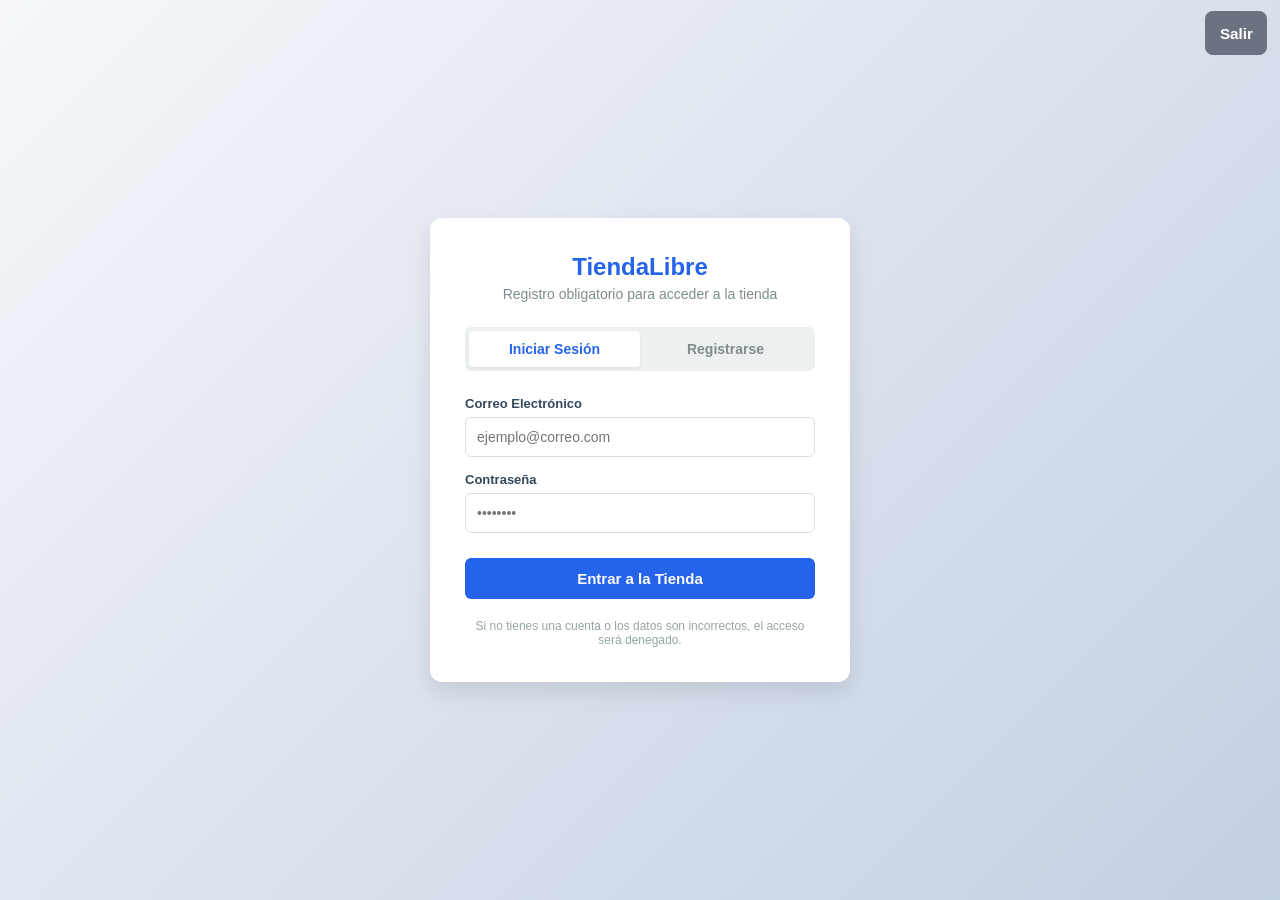
<file: registrarse1.html>
<!DOCTYPE html>
<html lang="es">
<head>
    <meta charset="UTF-8">
    <meta name="viewport" content="width=device-width, initial-scale=1.0, viewport-fit=cover">
    <title>TiendaLibre - Acceso y Registro</title>
    <style>
        * {
            box-sizing: border-box;
            margin: 0;
            padding: 0;
            font-family: 'Segoe UI', Tahoma, Geneva, Verdana, sans-serif;
        }

        body {
            background: linear-gradient(135deg, #f5f7fa 0%, #c3cfe2 100%);
            display: flex;
            justify-content: center;
            align-items: center;
            min-height: 100vh;
            overflow-x: hidden;
        }

        /* 16px en móvil evita el zoom automático de iOS al enfocar un campo. */
        input, button {
            max-width: 100%;
            font-family: inherit;
        }

        @media (max-width: 768px) {
            input {
                font-size: 16px !important;
            }
        }

        .shop-container {
            background-color: #ffffff;
            width: 100%;
            max-width: 420px;
            padding: 35px;
            border-radius: 12px;
            box-shadow: 0 10px 25px rgba(0, 0, 0, 0.1);
        }

        .shop-header {
            text-align: center;
            margin-bottom: 25px;
        }

        .shop-header h1 {
            color: #2563eb;
            font-size: 24px;
            margin-bottom: 5px;
        }

        .shop-header p {
            color: #7f8c8d;
            font-size: 14px;
        }

        .tabs {
            display: flex;
            margin-bottom: 25px;
            border-radius: 6px;
            background-color: #ecf0f1;
            padding: 4px;
        }

        .tab-btn {
            flex: 1;
            padding: 10px;
            text-align: center;
            background: none;
            border: none;
            font-size: 14px;
            font-weight: 600;
            color: #7f8c8d;
            cursor: pointer;
            border-radius: 4px;
            transition: all 0.3s ease;
        }

        .tab-btn.active {
            background-color: #ffffff;
            color: #2563eb;
            box-shadow: 0 2px 5px rgba(0,0,0,0.05);
        }

        .form-section {
            display: none;
        }

        .form-section.active {
            display: block;
        }

        .form-group {
            margin-bottom: 15px;
        }

        label {
            display: block;
            margin-bottom: 6px;
            font-size: 13px;
            font-weight: 600;
            color: #34495e;
        }

        input {
            width: 100%;
            padding: 11px;
            border: 1px solid #dcdde1;
            border-radius: 6px;
            font-size: 14px;
            transition: border-color 0.3s;
        }

        input:focus {
            outline: none;
            border-color: #2563eb;
        }

        .btn-action {
            width: 100%;
            padding: 12px;
            background-color: #2563eb;
            color: white;
            border: none;
            border-radius: 6px;
            font-size: 15px;
            font-weight: 600;
            cursor: pointer;
            margin-top: 10px;
            transition: background-color 0.3s;
        }

        .btn-action:hover {
            background-color: #1d4ed8;
        }

        .footer-note {
            text-align: center;
            margin-top: 20px;
            font-size: 12px;
            color: #95a5a6;
        }

        /* Botón "Salir": fijo arriba a la derecha de la pantalla. */
        .btn-salir {
            position: fixed;
            top: 0.7rem;
            right: 0.8rem;
            z-index: 1000;
            display: inline-flex;
            align-items: center;
            justify-content: center;
            min-height: 44px;
            padding: 0.4rem 0.9rem;
            background-color: #6b7280;
            color: #fff;
            border: none;
            border-radius: 8px;
            font-family: inherit;
            font-weight: 700;
            font-size: 0.95rem;
            cursor: pointer;
            white-space: nowrap;
        }

        .btn-salir:hover { background-color: #4b5563; }

        @media (max-width: 480px) {
            body { align-items: flex-start; padding: 1rem; }
            .shop-container { margin: auto 0; padding: 1.4rem; }
            .shop-header h1 { font-size: 1.4rem; }
            .tabs { margin-bottom: 1.2rem; }
            .tab-btn { padding: .7rem .35rem; min-height: 44px; }
            .btn-action { min-height: 48px; }
        }
    </style>
</head>
<body>

<!-- Botón "Salir" fijo arriba a la derecha. -->
<button type="button" class="btn-salir" onclick="salirApp(event)" aria-label="Salir de la aplicación">Salir</button>

<div class="shop-container">
    <div class="shop-header">
        <h1>TiendaLibre</h1>
        <p>Registro obligatorio para acceder a la tienda</p>
    </div>

    <!-- Pestañas de Navegación -->
    <div class="tabs">
        <button class="tab-btn active" onclick="switchTab('login')">Iniciar Sesión</button>
        <button class="tab-btn" onclick="switchTab('register')">Registrarse</button>
    </div>

    <!-- Formulario 1: Iniciar Sesión -->
    <form id="loginForm" class="form-section active" onsubmit="handleLogin(event)">
        <div class="form-group">
            <label for="loginEmail">Correo Electrónico</label>
            <input type="email" id="loginEmail" placeholder="ejemplo@correo.com" required>
        </div>
        <div class="form-group">
            <label for="loginPassword">Contraseña</label>
            <input type="password" id="loginPassword" placeholder="••••••••" required>
        </div>
        <button type="submit" class="btn-action">Entrar a la Tienda</button>
    </form>

    <!-- Formulario 2: Registrarse -->
    <form id="registerForm" class="form-section" onsubmit="handleRegister(event)">
        <div class="form-group">
            <label for="regName">Nombre y Apellido</label>
            <input type="text" id="regName" placeholder="Juan Pérez" required>
        </div>
        <div class="form-group">
            <label for="regEmail">Correo Electrónico</label>
            <input type="email" id="regEmail" placeholder="ejemplo@correo.com" required>
        </div>
        <div class="form-group">
            <label for="regPassword">Crea una Contraseña</label>
            <input type="password" id="regPassword" placeholder="Mínimo 6 caracteres" required>
        </div>
        <button type="submit" class="btn-action">Crear Cuenta y Entrar</button>
    </form>

    <div class="footer-note">
        Si no tienes una cuenta o los datos son incorrectos, el acceso será denegado.
    </div>
</div>

<script>
    document.addEventListener('DOMContentLoaded', () => {
        const modo = new URLSearchParams(window.location.search).get('modo');
        if (modo === 'registro') switchTab('register');
    });

    // Limpiamos la sesión al entrar a la página de registro
    function continuarDespuesDeAcceso() {
        const destino = sessionStorage.getItem('destino_despues_registro');
        sessionStorage.removeItem('destino_despues_registro');
        window.location.href = destino && !/^(https?:|\/\/)/i.test(destino) ? destino : '../index.html';
    }

    // --- Cuentas locales (respaldo para la app sin servidor) ---
    // La app Android abre la página como file:///android_asset/..., donde no existe
    // el servidor de /api/. Con estas funciones el registro y el acceso funcionan
    // igualmente, guardando las cuentas en el almacenamiento local del dispositivo.
    function leerCuentasLocales() {
        try {
            const cuentas = JSON.parse(localStorage.getItem('cuentas_locales') || '[]');
            return Array.isArray(cuentas) ? cuentas : [];
        } catch (error) {
            return [];
        }
    }

    function guardarCuentasLocales(cuentas) {
        localStorage.setItem('cuentas_locales', JSON.stringify(cuentas));
    }

    // Comprueba si hay servidor disponible (en la app no lo hay).
    function hayServidor() {
        return /^https?:$/i.test(window.location.protocol);
    }

    async function enviarSolicitud(endpoint, datos) {
        try {
            const respuesta = await fetch(endpoint, {
                method: 'POST',
                credentials: 'same-origin',
                headers: { 'Content-Type': 'application/json' },
                body: JSON.stringify(datos)
            });
            let resultado;
            try {
                resultado = await respuesta.json();
            } catch (error) {
                throw new Error('El servidor respondió de forma inesperada. Reinicia el servidor e inténtalo de nuevo.');
            }
            if (!respuesta.ok) throw new Error(resultado.error || 'No se pudo completar la solicitud.');
            return resultado;
        } catch (error) {
            if (error instanceof TypeError) {
                throw new Error('No se pudo conectar con la base de datos. Inicia el proyecto con "py server.py" y vuelve a intentarlo.');
            }
            throw error;
        }
    }

    function switchTab(tabName) {
        const loginForm = document.getElementById('loginForm');
        const registerForm = document.getElementById('registerForm');
        const tabs = document.querySelectorAll('.tab-btn');

        if (tabName === 'login') {
            loginForm.classList.add('active');
            registerForm.classList.remove('active');
            tabs[0].classList.add('active');
            tabs[1].classList.remove('active');
        } else {
            registerForm.classList.add('active');
            loginForm.classList.remove('active');
            tabs[1].classList.add('active');
            tabs[0].classList.remove('active');
        }
    }

    function correoValido(correo) {
        return /^[^\s@]+@[^\s@]+\.[^\s@]+$/.test(correo) && correo.length <= 254;
    }

    async function handleLogin(event) {
        event.preventDefault();
        const emailInput = document.getElementById('loginEmail').value.trim().toLowerCase();
        const passwordInput = document.getElementById('loginPassword').value;
        if (!correoValido(emailInput)) {
            alert('Escribe un correo electrónico válido.');
            return;
        }
        // En la app (sin servidor) se valida contra las cuentas guardadas localmente.
        if (!hayServidor()) {
            const cuenta = leerCuentasLocales().find((c) => c.email === emailInput && c.password === passwordInput);
            if (!cuenta) {
                alert('No existe una cuenta con esos datos en este dispositivo. Regístrate primero.');
                return;
            }
            const usuario = { name: cuenta.name, email: cuenta.email };
            localStorage.setItem('sesion_activa', JSON.stringify(usuario));
            continuarDespuesDeAcceso();
            return;
        }
        try {
            const resultado = await enviarSolicitud('/api/login', { email: emailInput, password: passwordInput });
            localStorage.setItem('sesion_activa', JSON.stringify(resultado.user));
            continuarDespuesDeAcceso();
        } catch (error) {
            alert(error.message);
        }
    }

    async function handleRegister(event) {
        event.preventDefault();
        const name = document.getElementById('regName').value.trim();
        const email = document.getElementById('regEmail').value.trim().toLowerCase();
        const password = document.getElementById('regPassword').value;

        if (!correoValido(email)) {
            alert('Escribe un correo electrónico válido.');
            return;
        }

        if (password.length < 6) {
            alert('La contraseña debe tener al menos 6 caracteres.');
            return;
        }

        // En la app (sin servidor) la cuenta se guarda en el dispositivo.
        if (!hayServidor()) {
            const cuentas = leerCuentasLocales();
            if (cuentas.some((c) => c.email === email)) {
                alert('Ya existe una cuenta con ese correo en este dispositivo. Inicia sesión.');
                return;
            }
            cuentas.push({ name, email, password });
            guardarCuentasLocales(cuentas);
            const usuario = { name, email };
            localStorage.setItem('sesion_activa', JSON.stringify(usuario));
            alert('¡Cuenta creada con éxito!');
            continuarDespuesDeAcceso();
            return;
        }
        try {
            const resultado = await enviarSolicitud('/api/register', { name, email, password });
            localStorage.setItem('sesion_activa', JSON.stringify(resultado.user));
            continuarDespuesDeAcceso();
        } catch (error) {
            alert(error.message);
        }
    }

    // "Salir": cierra la página o la aplicación si el usuario lo confirma.
    function salirApp(event) {
        if (event) event.preventDefault();
        if (!confirm('¿Seguro que quieres salir?')) return;
        try {
            if (window.AndroidSalir && typeof window.AndroidSalir.salir === 'function') {
                window.AndroidSalir.salir();
                return;
            }
        } catch (error) {
            // La interfaz nativa no está disponible (navegador de escritorio).
        }
        window.close();
    }
</script>

</body>
</html>
</file>
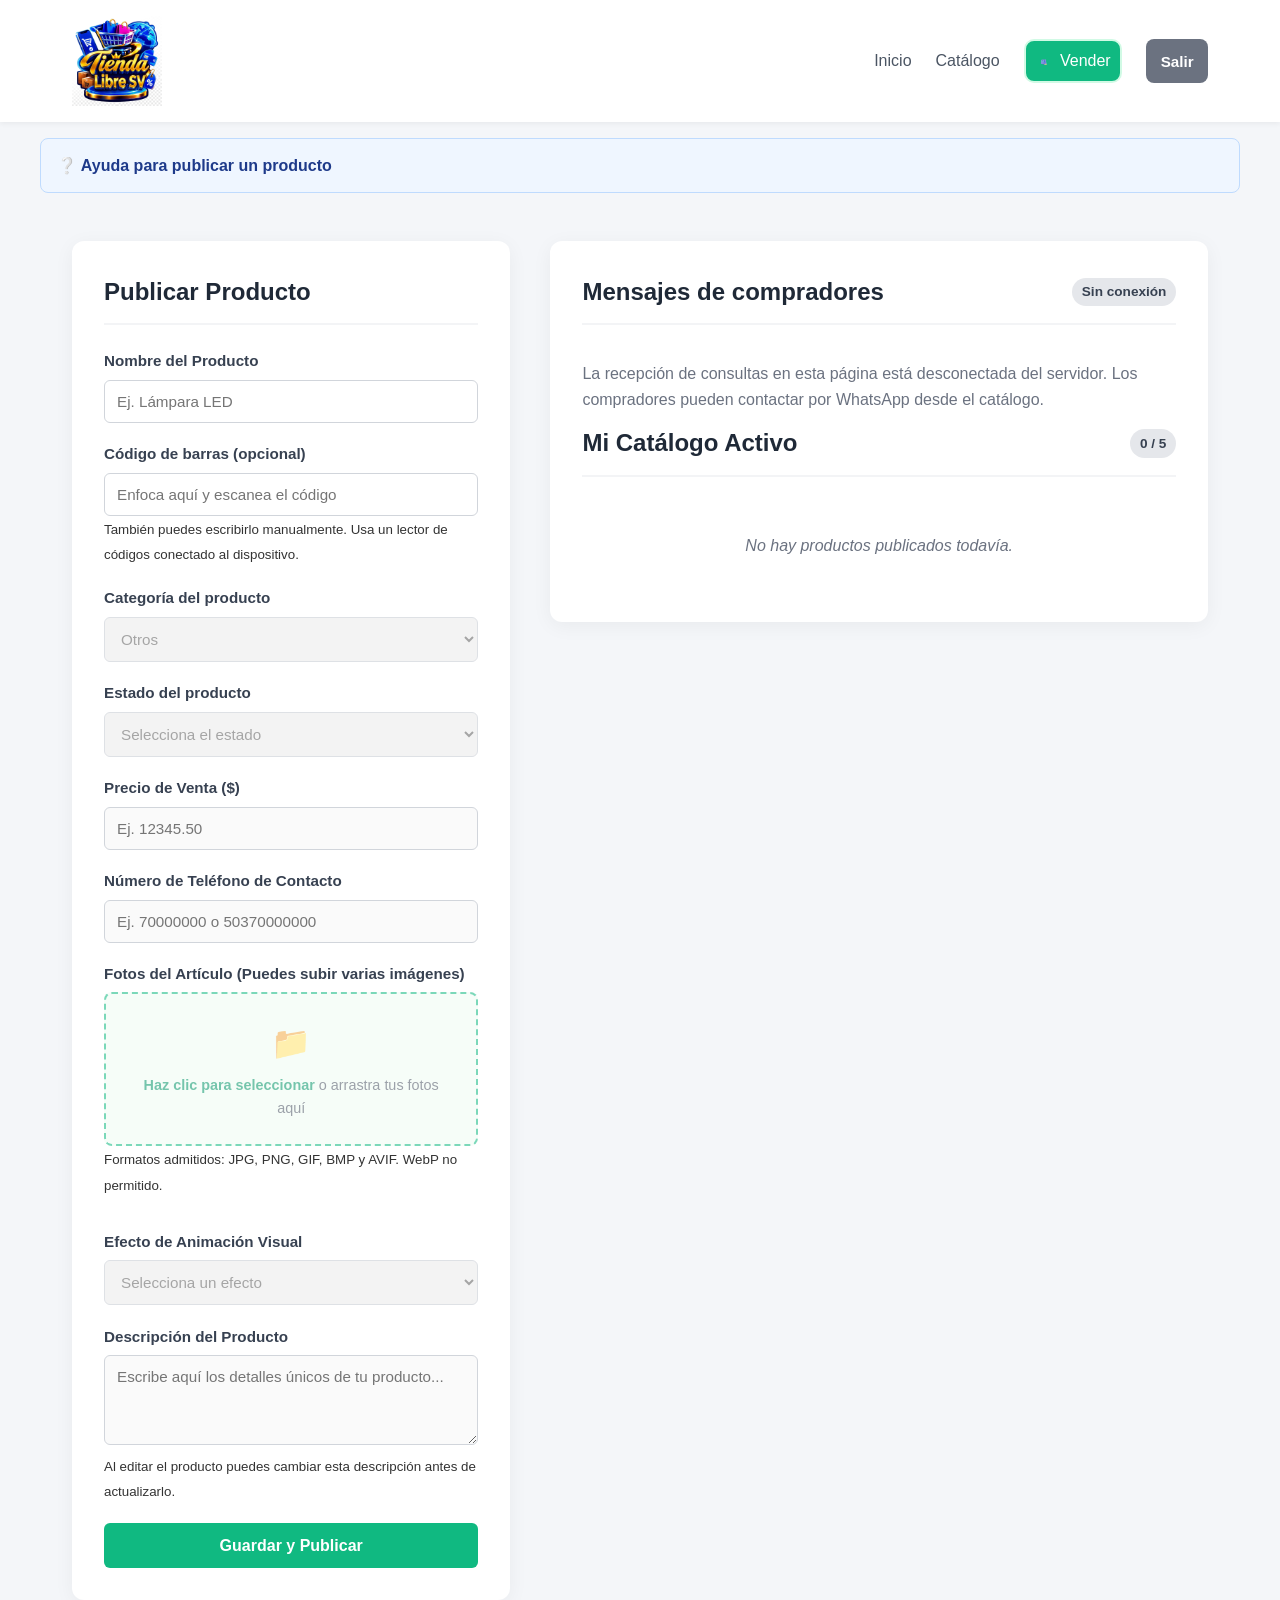
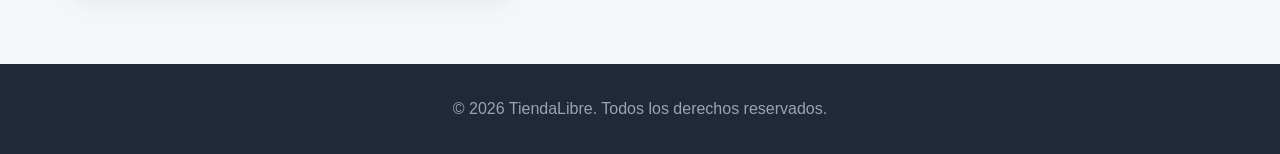
<file: vender.html>
<!DOCTYPE html>
<html lang="es">
<head>
    <meta charset="UTF-8">
    <meta name="viewport" content="width=device-width, initial-scale=1.0, viewport-fit=cover">
    <title>Panel de Venta y Gestión - TiendaLibre</title>
    <style>
        * {
            margin: 0;
            padding: 0;
            box-sizing: border-box;
            font-family: 'Segoe UI', Tahoma, Geneva, Verdana, sans-serif;
        }

        body {
            background-color: #f4f6f9;
            color: #333;
            line-height: 1.6;
            animation: fadeInPage 0.5s ease-out;
            overflow-x: hidden; /* Evita el desplazamiento horizontal en pantallas pequeñas */
        }

        /* Campos adaptables; 16px en móvil evita el zoom automático en iOS. */
        input, select, textarea, button {
            max-width: 100%;
            font-family: inherit;
        }

        @media (max-width: 768px) {
            input, select, textarea {
                font-size: 16px !important;
            }
        }

        img {
            max-width: 100%;
        }

        @keyframes fadeInPage {
            from { opacity: 0; transform: translateY(8px); }
            to { opacity: 1; transform: translateY(0); }
        }

        header {
            background-color: #ffffff;
            box-shadow: 0 2px 5px rgba(0,0,0,0.05);
            position: sticky;
            top: 0;
            z-index: 1000;
        }

        .nav-container {
            max-width: 1200px;
            margin: 0 auto;
            padding: 1rem 2rem;
            display: flex;
            justify-content: space-between;
            align-items: center;
        }

        .logo {
            display: inline-flex;
            align-items: center;
            text-decoration: none;
        }

        .logo img {
            display: block;
            height: 90px;
            width: auto;
            max-width: 100%;
            object-fit: contain;
        }

        .nav-links {
            display: flex;
            gap: 1.5rem;
            list-style: none;
            align-items: center;
        }

        .nav-links a {
            text-decoration: none;
            color: #4b5563;
            font-weight: 500;
            transition: color 0.3s;
        }

        .nav-links a:hover {
            color: #2563eb;
        }

        /* Botón "Salir": cierra la página/aplicación si el usuario lo desea. */
        .btn-salir { display: inline-flex; align-items: center; justify-content: center; min-height: 44px; padding: 0.4rem 0.9rem; background-color: #6b7280; color: #fff; border: none; border-radius: 8px; font-family: inherit; font-weight: 700; font-size: 0.95rem; cursor: pointer; white-space: nowrap; }
        .btn-salir:hover { background-color: #4b5563; }

        .btn-sell {
            background-color: #10b981;
            color: white !important;
            padding: 0.5rem 1rem;
            border-radius: 6px;
        }

        .btn-sell-icon { min-height: 44px; display: inline-flex; align-items: center; justify-content: center; gap: 0.3rem; padding: 0.25rem 0.6rem; border: 2px solid #d1fae5; border-radius: 10px; white-space: nowrap; }
        .btn-sell-icon img { width: 20px; height: 20px; flex: 0 0 20px; object-fit: contain; display: block; }
        .btn-sell-icon span { line-height: 1; }

        .dashboard-container {
            max-width: 1200px;
            margin: 3rem auto;
            padding: 0 2rem;
            display: grid;
            grid-template-columns: 1fr 1.5fr;
            gap: 2.5rem;
        }

        .card-box {
            background: white;
            padding: 2rem;
            border-radius: 12px;
            box-shadow: 0 4px 20px rgba(0,0,0,0.05);
            height: fit-content;
        }

        h2 {
            color: #1f2937;
            margin-bottom: 1.5rem;
            font-size: 1.5rem;
            border-bottom: 2px solid #f3f4f6;
            padding-bottom: 0.75rem;
            display: flex;
            justify-content: space-between;
            align-items: center;
        }

        .solicitud-item {
            border: 1px solid #e5e7eb;
            border-left: 4px solid #2563eb;
            border-radius: 8px;
            padding: 1rem;
            margin-bottom: 0.8rem;
            background: #f8fafc;
        }
        .solicitud-item.atendida { border-left-color: #10b981; opacity: 0.8; }
        .solicitud-item h3 { margin: 0 0 0.35rem; color: #1f2937; font-size: 1rem; }
        .solicitud-item p { margin: 0.25rem 0; color: #4b5563; overflow-wrap: anywhere; }
        .solicitud-item .btn-action { margin-top: 0.6rem; }
        .solicitudes-vacias { color: #6b7280; padding: 0.75rem 0; }

        .counter-badge {
            font-size: 0.85rem;
            background-color: #e5e7eb;
            color: #374151;
            padding: 0.2rem 0.6rem;
            border-radius: 20px;
        }

        .form-group {
            margin-bottom: 1.2rem;
        }

        .help-panel { margin: -0.5rem 0 1.25rem; padding: 0.85rem 1rem; border: 1px solid #bfdbfe; border-radius: 8px; background: #eff6ff; color: #1e3a8a; }
        .help-panel summary { cursor: pointer; font-weight: 700; }
        .help-panel ul { margin: 0.7rem 0 0 1.25rem; padding: 0; }
        .help-panel li { margin: 0.35rem 0; }
        /* Panel de ayuda: siempre visible y legible en cualquier pantalla. */
        .help-ayuda {
            max-width: 1200px;
            margin: 1rem auto 0;
            width: calc(100% - 2rem);
        }
        .help-ayuda > summary { list-style: none; white-space: normal; }
        .help-ayuda > summary::-webkit-details-marker { display: none; }
        .help-ayuda > summary::marker { content: ''; }
        .help-ayuda[open] > summary { margin-bottom: 0.4rem; }
        .help-ayuda > ul {
            position: static;
            width: auto;
            max-height: none;
            overflow: visible;
            margin: 0.6rem 0 0 1.25rem;
            padding: 0;
            background: transparent;
            border: 0;
            box-shadow: none;
            color: #1e3a8a;
        }
        @media (max-width: 700px) {
            .nav-container { flex-direction: row; flex-wrap: wrap; justify-content: space-between; gap: 0.5rem; padding: 0.75rem 0.6rem; }
            .logo img { height: 72px; }
            /* Menú deslizable, elegante: borde redondeado con relieve y sombra. */
            .nav-links {
                width: 100%; flex-wrap: nowrap; justify-content: flex-start;
                gap: 0.35rem; font-size: 0.92rem;
                overflow-x: auto; -webkit-overflow-scrolling: touch; scrollbar-width: none;
                padding: 0.35rem 0.45rem;
                background: rgba(255, 255, 255, 0.55);
                border: 1px solid rgba(255, 255, 255, 0.75);
                border-radius: 12px;
                box-shadow: inset 0 1px 0 rgba(255,255,255,0.9), inset 0 -2px 4px rgba(15,23,42,0.08), 0 2px 6px rgba(15,23,42,0.08);
            }
            .nav-links::-webkit-scrollbar { display: none; }
            .nav-links li { flex: 0 0 auto; }
            .nav-links a {
                min-height: 42px; display: inline-flex; align-items: center; white-space: nowrap;
                padding: 0 0.7rem; border-radius: 9px; transition: background .2s, color .2s;
            }
            .nav-links a:hover { background: rgba(37, 99, 235, 0.1); }
            .btn-sell-icon { min-height: 40px; padding: 0.2rem 0.45rem; gap: 0.25rem; }
            .btn-sell-icon img { width: 18px; height: 18px; flex-basis: 18px; }
            .help-ayuda { width: calc(100% - 1.5rem); margin-top: 0.75rem; }
        }
        @media (max-width: 420px) {
            .logo img { height: 64px; }
            .nav-links { gap: 0.2rem 0.5rem; font-size: 0.84rem; }
            .btn-sell-icon { min-height: 38px; padding: 0.2rem 0.4rem; }
            .btn-sell-icon img { width: 16px; height: 16px; flex-basis: 16px; }
        }

        label {
            display: block;
            margin-bottom: 0.4rem;
            font-weight: 600;
            color: #374151;
            font-size: 0.95rem;
        }

        input, textarea, select {
            width: 100%;
            padding: 0.75rem;
            border: 1px solid #d1d5db;
            border-radius: 6px;
            font-size: 0.95rem;
            outline: none;
            transition: all 0.3s ease;
        }

        input:focus, textarea:focus, select:focus {
            border-color: #10b981;
            box-shadow: 0 0 0 3px rgba(16, 185, 129, 0.15);
        }

        textarea {
            resize: vertical;
            height: 90px;
        }

        /* Zona para subir archivos */
        .upload-dropzone {
            border: 2px dashed #10b981;
            background-color: #f0fdf4;
            padding: 1.5rem;
            text-align: center;
            border-radius: 8px;
            cursor: pointer;
            transition: all 0.3s ease;
        }

        .upload-dropzone:hover {
            background-color: #dcfce7;
            border-color: #059669;
        }

        .upload-dropzone[aria-disabled="true"] { opacity: 0.55; cursor: not-allowed; }
        .upload-dropzone.drag-over { background-color: #dcfce7; border-color: #059669; }
        .upload-dropzone[aria-disabled="true"]:hover { background-color: #f0fdf4; border-color: #10b981; }

        .upload-icon {
            font-size: 2rem;
            margin-bottom: 0.3rem;
        }

        .upload-text {
            color: #4b5563;
            font-size: 0.9rem;
        }

        .upload-text span {
            color: #059669;
            font-weight: 600;
        }

        /* Cuadrícula de previsualización ordenada */
        .preview-grid {
            display: grid;
            grid-template-columns: repeat(auto-fill, minmax(75px, 1fr));
            gap: 0.6rem;
            margin-top: 0.8rem;
        }

        .preview-item {
            position: relative;
            width: 100%;
            height: 75px;
            border-radius: 6px;
            overflow: hidden;
            border: 1px solid #e5e7eb;
            background: #fff;
        }

        .preview-img {
            width: 100%;
            height: 100%;
            object-fit: cover;
        }

        .preview-delete {
            position: absolute;
            top: 2px;
            right: 2px;
            background: rgba(239, 68, 68, 0.9);
            color: white;
            border: none;
            border-radius: 50%;
            width: 20px;
            height: 20px;
            font-size: 0.75rem;
            cursor: pointer;
            display: flex;
            align-items: center;
            justify-content: center;
        }

        .preview-delete:hover {
            background: #dc2626;
        }

        .btn-submit {
            background-color: #10b981;
            color: white;
            border: none;
            width: 100%;
            padding: 0.85rem;
            font-size: 1rem;
            font-weight: bold;
            border-radius: 6px;
            cursor: pointer;
            transition: background 0.3s, transform 0.2s;
        }

        .btn-submit:hover:not(:disabled) {
            background-color: #059669;
            transform: translateY(-2px);
        }

        .btn-submit:disabled {
            background-color: #9ca3af;
            cursor: not-allowed;
            transform: none;
        }

        /* Panel de gestión propio */
        .manage-grid {
            display: grid;
            grid-template-columns: repeat(auto-fill, minmax(220px, 1fr));
            gap: 1.5rem;
        }

        .manage-card {
            background: white;
            border-radius: 8px;
            overflow: hidden;
            border: 1px solid #e5e7eb;
            display: flex;
            flex-direction: column;
            justify-content: space-between;
        }

        .manage-img-container {
            position: relative;
            width: 100%;
            height: 140px;
            background-color: #f3f4f6;
        }

        .manage-img {
            width: 100%;
            height: 100%;
            object-fit: cover;
        }

        .img-counter-tag {
            position: absolute;
            bottom: 8px;
            right: 8px;
            background: rgba(0, 0, 0, 0.7);
            color: white;
            font-size: 0.75rem;
            padding: 0.2rem 0.5rem;
            border-radius: 4px;
        }

        .manage-info {
            padding: 1rem;
        }

        .manage-title {
            font-size: 1rem;
            font-weight: bold;
            color: #1f2937;
            margin-bottom: 0.3rem;
        }

        .manage-price {
            color: #2563eb;
            font-weight: bold;
            font-size: 1.1rem;
            margin-bottom: 0.2rem;
        }

        .manage-phone {
            font-size: 0.85rem;
            color: #4b5563;
            margin-bottom: 0.4rem;
        }

        .manage-desc {
            font-size: 0.85rem;
            color: #6b7280;
            display: -webkit-box;
            -webkit-line-clamp: 2;
            -webkit-box-orient: vertical;
            overflow: hidden;
        }

        .manage-actions {
            display: flex;
            gap: 0.5rem;
            padding: 0 1rem 1rem 1rem;
        }

        .btn-action {
            flex: 1;
            padding: 0.4rem;
            border: none;
            border-radius: 4px;
            font-weight: bold;
            cursor: pointer;
            font-size: 0.85rem;
        }

        .btn-edit {
            background-color: #f59e0b;
            color: white;
        }

        .btn-delete {
            background-color: #ef4444;
            color: white;
        }

        .empty-catalog {
            grid-column: 1 / -1;
            text-align: center;
            color: #6b7280;
            padding: 2rem;
            font-style: italic;
        }

        @media (max-width: 900px) {
            .dashboard-container {
                grid-template-columns: 1fr;
            }
        }

        @media (max-width: 480px) {
            .dashboard-container { margin: 1.25rem auto; padding: 0 .75rem; gap: 1rem; }
            .card-box { padding: 1.1rem; }
            h2 { font-size: 1.25rem; gap: .5rem; }
            .manage-grid { grid-template-columns: minmax(0, 1fr); }
            .help-menu > ul { right: auto; left: 0; }
            .btn-submit { min-height: 48px; }
            .btn-action { min-height: 42px; }
            .upload-dropzone { padding: 1.15rem .9rem; }
            .preview-grid { grid-template-columns: repeat(auto-fill, minmax(64px, 1fr)); }
        }

        footer {
            background-color: #1f2937;
            color: #9ca3af;
            text-align: center;
            padding: 2rem;
            margin-top: 4rem;
        }
    </style>
</head>
<body>

    <header>
       <div class="nav-container">
            <a href="../index.html" class="logo" aria-label="Tienda Libre SV - Inicio">
                <img src="../banner/LOGO1.png" alt="Tienda Libre SV">
            </a>
            <ul class="nav-links">
                <li><a href="../index.html">Inicio</a></li>
                <li><a href="catalogo.html">Catálogo</a></li>
                <li><a href="vender.html" class="btn-sell btn-sell-icon" aria-label="Vender un producto" title="Vender un producto"><img src="../logo/icono1.png" alt=""><span>Vender</span></a></li>
                <li><button type="button" class="btn-salir" onclick="salirApp(event)" aria-label="Salir de la aplicación">Salir</button></li>
            </ul>
        </div>
    </header>

    <!-- Ayuda, fuera del menú para que no desborde en pantallas pequeñas -->
    <details class="help-panel help-ayuda">
        <summary>❔ Ayuda para publicar un producto</summary>
        <ul>
            <li>Completa los campos en orden; cada sección se habilita al terminar la anterior.</li>
            <li>El código de barras es opcional. Puedes dejarlo vacío o escanearlo con un lector conectado.</li>
            <li>Ingresa el precio con hasta 5 dígitos y, si hace falta, hasta 2 decimales usando punto.</li>
            <li>El teléfono puede tener 8 dígitos locales o incluir el prefijo 503. Se guarda listo para WhatsApp.</li>
            <li>Selecciona al menos una foto JPG, PNG, GIF, BMP o AVIF; WebP no está permitido.</li>
            <li>Escribe una descripción clara y luego pulsa «Guardar y Publicar».</li>
        </ul>
    </details>

    <main class="dashboard-container">

        <!-- Columna 1: Formulario -->
        <div class="card-box">
            <h2>Publicar Producto</h2>
            <form id="formVender">
                <input type="hidden" id="editIndex" value="">

                <div class="form-group">
                    <label for="titulo">Nombre del Producto</label>
                    <input type="text" id="titulo" required placeholder="Ej. Lámpara LED">
                </div>

                <div class="form-group">
                    <label for="codigoBarras">Código de barras (opcional)</label>
                    <input type="text" id="codigoBarras" autocomplete="off" placeholder="Enfoca aquí y escanea el código">
                    <small>También puedes escribirlo manualmente. Usa un lector de códigos conectado al dispositivo.</small>
                </div>

                <div class="form-group">
                    <label for="categoria">Categoría del producto</label>
                    <select id="categoria" required>
                        <option value="" selected disabled>Selecciona una categoría</option>
                        <option value="herramientas">Herramientas</option>
                        <option value="ropa">Ropa</option>
                        <option value="cosmeticos">Cosméticos</option>
                        <option value="fontaneria">Fontanería</option>
                        <option value="panaderias">Panaderías</option>
                        <option value="pupuserias">Pupuserías</option>
                        <option value="electrodomesticos">Electrodomésticos</option>
                        <option value="electronica">Electrónica</option>
                        <option value="otros" selected>Otros</option>
                    </select>
                </div>

                <div class="form-group">
                    <label for="condicion">Estado del producto</label>
                    <select id="condicion" required>
                        <option value="" selected disabled>Selecciona el estado</option>
                        <option value="nuevo">Nuevo</option>
                        <option value="segunda-mano">De segunda mano</option>
                    </select>
                </div>

                <div class="form-group">
                    <label for="precio">Precio de Venta ($)</label>
                    <input type="text" id="precio" required inputmode="decimal" pattern="[0-9]{1,5}(\.[0-9]{1,2})?" title="Ingresa hasta 5 números enteros y hasta 2 decimales usando punto" placeholder="Ej. 12345.50">
                </div>

                <div class="form-group">
                    <label for="telefono">Número de Teléfono de Contacto</label>
                    <input type="tel" id="telefono" required inputmode="numeric" autocomplete="tel" maxlength="11" pattern="([0-9]{8}|503[0-9]{8})" title="Ingresa 8 dígitos locales o 503 seguido de 8 dígitos" placeholder="Ej. 70000000 o 50370000000">
                </div>

                <div class="form-group">
                    <label>Fotos del Artículo (Puedes subir varias imágenes)</label>
                    <div class="upload-dropzone" role="button" tabindex="0" aria-label="Seleccionar o arrastrar fotos del producto">
                        <div class="upload-icon">📁</div>
                        <div class="upload-text">
                            <span>Haz clic para seleccionar</span> o arrastra tus fotos aquí
                        </div>
                        <input type="file" id="imagenArchivo" accept=".jpg,.jpeg,.png,.gif,.bmp,.avif" multiple style="display: none;">
                    </div>
                    <small>Formatos admitidos: JPG, PNG, GIF, BMP y AVIF. WebP no permitido.</small>
                    <div class="preview-grid" id="previewContainer"></div>
                </div>

                <div class="form-group">
                    <label for="animacion">Efecto de Animación Visual</label>
                    <select id="animacion" required>
                        <option value="" selected disabled>Selecciona un efecto</option>
                        <option value="anim-zoom">Efecto Zoom al Pasar Mouse</option>
                        <option value="anim-slide">Efecto Elevación (Slide Up)</option>
                        <option value="anim-glow">Efecto Brillo Neón (Glow)</option>
                    </select>
                </div>

                <div class="form-group">
                    <label for="descripcion">Descripción del Producto</label>
                    <textarea id="descripcion" required placeholder="Escribe aquí los detalles únicos de tu producto..."></textarea>
                    <small>Al editar el producto puedes cambiar esta descripción antes de actualizarlo.</small>
                </div>

                <button type="submit" class="btn-submit" id="btnGuardar">Guardar y Publicar</button>
            </form>
        </div>

        <!-- Columna 2: Panel de Gestión Local -->
        <div class="card-box">
            <h2>Mensajes de compradores <span class="counter-badge">Sin conexión</span></h2>
            <p class="solicitudes-vacias">La recepción de consultas en esta página está desconectada del servidor. Los compradores pueden contactar por WhatsApp desde el catálogo.</p>
            <h2>
                Mi Catálogo Activo
                <span class="counter-badge" id="contadorProductos">0 / 5</span>
            </h2>
            <div class="manage-grid" id="manageGrid">
                <!-- Se llena mediante JavaScript -->
            </div>
        </div>

    </main>

    <footer>
        <p>&copy; 2026 TiendaLibre. Todos los derechos reservados.</p>
    </footer>

    <script>
        document.addEventListener('DOMContentLoaded', () => {
            const formVender = document.getElementById('formVender');
            const inputArchivos = document.getElementById('imagenArchivo');
            const previewContainer = document.getElementById('previewContainer');
            const manageGrid = document.getElementById('manageGrid');
            const editIndex = document.getElementById('editIndex');
            const btnGuardar = document.getElementById('btnGuardar');
            const contadorProductos = document.getElementById('contadorProductos');
            const campoTelefono = document.getElementById('telefono');
            function normalizarTelefonoWhatsApp(valor) {
                const digitos = String(valor || '').replace(/\D/g, '');
                if (/^[0-9]{8}$/.test(digitos)) return '503' + digitos;
                if (/^503[0-9]{8}$/.test(digitos)) return digitos;
                return '';
            }

            campoTelefono.addEventListener('input', () => {
                campoTelefono.value = campoTelefono.value.replace(/\D/g, '').slice(0, 11);
            });
            const campoPrecio = document.getElementById('precio');
            campoPrecio.addEventListener('input', () => {
                const valor = campoPrecio.value.replace(/[^0-9.]/g, '');
                const punto = valor.indexOf('.');
                if (punto === -1) {
                    campoPrecio.value = valor.slice(0, 5);
                    return;
                }
                const enteros = valor.slice(0, punto).slice(0, 5);
                const decimales = valor.slice(punto + 1).replace(/\./g, '').slice(0, 2);
                campoPrecio.value = enteros + '.' + decimales;
            });

            let imagenesSeleccionadas = [];
            const gruposFormulario = Array.from(formVender.querySelectorAll('.form-group'))
                .filter((grupo) => !grupo.querySelector('#codigoBarras'));

            function grupoEstaCompleto(grupo) {
                if (grupo.querySelector('#previewContainer')) return imagenesSeleccionadas.length > 0;
                const controles = Array.from(grupo.querySelectorAll('input, select, textarea'));
                return controles.every((control) => control.checkValidity() && String(control.value).trim() !== '');
            }

            function actualizarCamposHabilitados() {
                let habilitarSiguiente = true;
                gruposFormulario.forEach((grupo) => {
                    grupo.querySelectorAll('input, select, textarea').forEach((control) => {
                        control.disabled = !habilitarSiguiente;
                    });
                    grupo.setAttribute('aria-disabled', String(!habilitarSiguiente));
                    const zonaCarga = grupo.querySelector('.upload-dropzone');
                    if (zonaCarga) zonaCarga.setAttribute('aria-disabled', String(!habilitarSiguiente));
                    if (habilitarSiguiente && !grupoEstaCompleto(grupo)) habilitarSiguiente = false;
                });
            }

            gruposFormulario.forEach((grupo) => {
                grupo.addEventListener('input', actualizarCamposHabilitados);
                grupo.addEventListener('change', actualizarCamposHabilitados);
            });
            actualizarCamposHabilitados();
            const LIMITE_PRODUCTOS = 5;
            const nombresCategoria = {
                herramientas: 'Herramientas', ropa: 'Ropa', cosmeticos: 'Cosméticos',
                fontaneria: 'Fontanería', panaderias: 'Panaderías', pupuserias: 'Pupuserías',
                electrodomesticos: 'Electrodomésticos', electronica: 'Electrónica', otros: 'Otros'
            };

            function esImagenWebp(src) {
                return /^data:image\/webp/i.test(String(src || '')) || /\.webp(?:[?#].*)?$/i.test(String(src || ''));
            }

            // Gestión de ID de usuario único para control de permisos
            function obtenerClaveVendedorActual() {
                try {
                    const usuario = JSON.parse(localStorage.getItem('sesion_activa') || 'null');
                    if (usuario && usuario.email) return 'email:' + usuario.email.trim().toLowerCase();
                } catch (error) {
                    // Usa una identidad an�nima para este navegador.
                }
                let visitante = localStorage.getItem('vendedor_anonimo_id');
                if (!visitante) {
                    visitante = 'visitante:' + (crypto.randomUUID ? crypto.randomUUID() : Date.now() + '-' + Math.random());
                    localStorage.setItem('vendedor_anonimo_id', visitante);
                }
                return visitante;
            }

            const usuarioActualId = obtenerClaveVendedorActual();
            function leerListaStorage(clave) {
                try {
                    const lista = JSON.parse(localStorage.getItem(clave) || '[]');
                    return Array.isArray(lista) ? lista : [];
                } catch (error) {
                    return [];
                }
            }

            function esMismoProducto(a, b) {
                if (!a || !b) return false;
                if (a.id && b.id) return String(a.id) === String(b.id);
                const tituloA = String(a.titulo || a.nombre || '').trim().toLowerCase();
                const tituloB = String(b.titulo || b.nombre || '').trim().toLowerCase();
                const mismoVendedor = !a.vendedorId || !b.vendedorId || a.vendedorId === b.vendedorId;
                const telefonoA = String(a.telefono || '').replace(/\D/g, '');
                const telefonoB = String(b.telefono || '').replace(/\D/g, '');
                return tituloA === tituloB && Number(a.precio || 0) === Number(b.precio || 0)
                    && mismoVendedor && (!telefonoA || !telefonoB || telefonoA === telefonoB);
            }

            function actualizarImagenesEnCarritos(producto, imagenes) {
                ['carritoCompras', 'carrito'].forEach((clave) => {
                    const carrito = leerListaStorage(clave).map((item) => {
                        if (!esMismoProducto(item, producto)) return item;
                        const actualizado = { ...item, imagenes: [...imagenes] };
                        if (imagenes.length) actualizado.imagen = imagenes[0];
                        else delete actualizado.imagen;
                        return actualizado;
                    });
                    localStorage.setItem(clave, JSON.stringify(carrito));
                });
            }

            function quitarProductoDeCarritos(producto) {
                ['carritoCompras', 'carrito'].forEach((clave) => {
                    const carrito = leerListaStorage(clave).filter((item) => !esMismoProducto(item, producto));
                    localStorage.setItem(clave, JSON.stringify(carrito));
                });
            }

            // Manejo de carga de múltiples archivos de imagen para un mismo artículo
            const zonaCarga = inputArchivos.closest('.upload-dropzone');

            function procesarArchivos(archivos) {
                let encontroWebp = false;
                Array.from(archivos).forEach((archivo) => {
                    const esWebp = archivo.type === 'image/webp' || /\.webp$/i.test(archivo.name);
                    if (esWebp) { encontroWebp = true; return; }
                    const formatoAdmitido = /\.(jpe?g|png|gif|bmp|avif)$/i.test(archivo.name);
                    if (!archivo.type.startsWith('image/') && !formatoAdmitido) return;
                    const reader = new FileReader();
                    reader.onload = (event) => {
                        imagenesSeleccionadas.push(event.target.result);
                        renderizarPreviews();
                        actualizarCamposHabilitados();
                    };
                    reader.onerror = () => alert('No se pudo leer una de las imágenes seleccionadas.');
                    reader.readAsDataURL(archivo);
                });
                if (encontroWebp) alert('No se permiten imágenes WebP. Usa JPG, PNG, GIF, BMP o AVIF.');
            }

            zonaCarga.addEventListener('click', (event) => {
                if (event.target === inputArchivos) return;
                if (!inputArchivos.disabled) inputArchivos.click();
            });
            zonaCarga.addEventListener('keydown', (event) => {
                if (!inputArchivos.disabled && (event.key === 'Enter' || event.key === ' ')) {
                    event.preventDefault();
                    inputArchivos.click();
                }
            });
            zonaCarga.addEventListener('dragover', (event) => {
                event.preventDefault();
                if (!inputArchivos.disabled) zonaCarga.classList.add('drag-over');
            });
            zonaCarga.addEventListener('dragleave', () => zonaCarga.classList.remove('drag-over'));
            zonaCarga.addEventListener('drop', (event) => {
                event.preventDefault();
                zonaCarga.classList.remove('drag-over');
                if (!inputArchivos.disabled) procesarArchivos(event.dataTransfer.files);
            });
            inputArchivos.addEventListener('change', (event) => {
                procesarArchivos(event.target.files);
                inputArchivos.value = '';
            });

            window.renderizarPreviews = function() {
                previewContainer.innerHTML = '';
                imagenesSeleccionadas.forEach((imgSrc, index) => {
                    const item = document.createElement('div');
                    item.className = 'preview-item';
                    item.innerHTML = `
                        <img src="${imgSrc}" class="preview-img" alt="Vista previa">
                        <button type="button" class="preview-delete" onclick="eliminarImagenPrevia(${index})">&times;</button>
                    `;
                    previewContainer.appendChild(item);
                });
            }

            window.eliminarImagenPrevia = function(index) {
                imagenesSeleccionadas.splice(index, 1);
                renderizarPreviews();
                actualizarCamposHabilitados();
            }

            // Cargar y mostrar productos activos en el panel de gestión
            function cargarGestion() {
                const productos = leerListaStorage('productosDinamicos');
                manageGrid.innerHTML = '';

                const productosDelUsuario = productos.filter(p => p.vendedorId === usuarioActualId);
                contadorProductos.textContent = `${productosDelUsuario.length} / ${LIMITE_PRODUCTOS}`;

                if (productosDelUsuario.length >= LIMITE_PRODUCTOS && editIndex.value === '') {
                    btnGuardar.disabled = true;
                    btnGuardar.textContent = 'Alcanzaste el límite de 5 productos';
                } else if (editIndex.value === '') {
                    btnGuardar.disabled = false;
                    btnGuardar.textContent = 'Guardar y Publicar';
                }

                if (productos.length === 0) {
                    manageGrid.innerHTML = '<div class="empty-catalog">No hay productos publicados todavía.</div>';
                    return;
                }

                productos.forEach((prod, index) => {
                    const imagenes = Array.isArray(prod.imagenes) && prod.imagenes.length ? prod.imagenes : (prod.imagen ? [prod.imagen] : []);
                    const portada = imagenes.length > 0 ? imagenes[0] : 'https://via.placeholder.com/200?text=Sin+Imagen';
                    const totalFotos = imagenes.length;

                    const esPropietario = prod.vendedorId === usuarioActualId;

                    const card = document.createElement('div');
                    card.className = 'manage-card';
                    card.innerHTML = `
                        <div class="manage-img-container">
                            <img src="${portada}" alt="${prod.titulo}" class="manage-img">
                            ${totalFotos > 1 ? `<span class="img-counter-tag">📷 ${totalFotos} fotos</span>` : ''}
                        </div>
                        <div class="manage-info">
                            <div class="manage-title">${prod.titulo}</div>
                            <div class="manage-price">$${Number(prod.precio).toFixed(2)}</div>
                            ${prod.reservado ? '<div class="manage-phone" style="color:#b45309;font-weight:700">Producto reservado</div>' : ''}
                            <div class="manage-phone">Categoría: ${nombresCategoria[prod.categoria || 'otros'] || 'Otros'}</div>
                            <div class="manage-phone">📞 ${prod.telefono || 'No especificado'}</div>
                            <div class="manage-desc">${prod.descripcion}</div>
                        </div>
                        <div class="manage-actions">
                            ${esPropietario ? `
                                <button class="btn-action btn-edit" onclick="prepararEdicion(${index})">Editar</button>
                                <button class="btn-action btn-delete" onclick="eliminarProducto(${index})">Eliminar</button>
                                ${prod.reservado ? `<button class="btn-action" onclick="liberarReserva(${index})">Liberar reserva</button>` : ''}
                            ` : `
                                <span style="font-size: 0.8rem; color: #9ca3af; text-align: center; width: 100%; padding: 0.4rem;">Solo lectura (Ajeno)</span>
                            `}
                        </div>
                    `;
                    manageGrid.appendChild(card);
                });
            }

            window.liberarReserva = function(index) {
                const productos = leerListaStorage('productosDinamicos');
                const prod = productos[index];
                if (!prod || prod.vendedorId !== usuarioActualId || !prod.reservado) return;
                productos[index] = { ...prod, reservado: false };
                delete productos[index].fechaReserva;
                localStorage.setItem('productosDinamicos', JSON.stringify(productos));
                ['carritoCompras', 'carrito'].forEach((clave) => {
                    const carrito = leerListaStorage(clave).map((item) => esMismoProducto(item, prod) ? { ...item, reservado: false } : item);
                    localStorage.setItem(clave, JSON.stringify(carrito));
                });
                cargarGestion();
            };

            // Guardar o Actualizar el producto en LocalStorage
            formVender.addEventListener('submit', (e) => {
                e.preventDefault();

                if (imagenesSeleccionadas.length === 0) {
                    alert('Por favor, selecciona al menos una imagen para tu artículo.');
                    return;
                }
                if (imagenesSeleccionadas.some(esImagenWebp)) {
                    alert('No se permiten imágenes WebP. Elimina esa foto y selecciona otra.');
                    return;
                }

                const titulo = document.getElementById('titulo').value.trim();
                const codigoBarras = document.getElementById('codigoBarras').value.trim();
                const categoria = document.getElementById('categoria').value;
                const condicion = document.getElementById('condicion').value;
                const precio = document.getElementById('precio').value.trim();
                const telefono = normalizarTelefonoWhatsApp(campoTelefono.value);
                if (!telefono) {
                    alert('Ingresa un teléfono válido: 8 dígitos locales o 503 seguido de 8 dígitos.');
                    campoTelefono.focus();
                    return;
                }
                campoTelefono.value = telefono;
                const animacion = document.getElementById('animacion').value;
                const descripcion = document.getElementById('descripcion').value.trim();
                const ubicacion = document.getElementById('ubicacion')?.value?.trim() || 'Ubicación Local';

                let productos = leerListaStorage('productosDinamicos');
                const indexEdit = editIndex.value;

                const productosDelUsuario = productos.filter(p => p.vendedorId === usuarioActualId);
                if (indexEdit === '' && productosDelUsuario.length >= LIMITE_PRODUCTOS) {
                    alert('Has alcanzado el límite máximo permitido de 5 productos propios.');
                    return;
                }

                const productoBase = {
                    titulo,
                    codigoBarras,
                    categoria,
                    condicion,
                    precio,
                    telefono,
                    animacion,
                    descripcion,
                    imagenes: imagenesSeleccionadas,
                    imagen: imagenesSeleccionadas[0],
                    vendedorId: usuarioActualId,
                    ubicacion,
                    fechaPublicacion: new Date().toISOString()
                };

                if (indexEdit !== '') {
                    const productoAnterior = productos[Number(indexEdit)];
                    productos[indexEdit] = {
                        ...productos[indexEdit],
                        ...productoBase
                    };
                    if (productoAnterior) actualizarImagenesEnCarritos(productoAnterior, imagenesSeleccionadas);
                    editIndex.value = '';
                    btnGuardar.textContent = 'Guardar y Publicar';
                } else {
                    productos.push(productoBase);
                }

                localStorage.setItem('productosDinamicos', JSON.stringify(productos));
                formVender.reset();
                imagenesSeleccionadas = [];
                previewContainer.innerHTML = '';
                actualizarCamposHabilitados();
                editIndex.value = '';
                btnGuardar.textContent = 'Guardar y Publicar';

                cargarGestion();
                alert('¡Artículo guardado con éxito en el catálogo!');
                window.location.href = 'catalogo.html';
            });

            window.prepararEdicion = function(index) {
                const productos = leerListaStorage('productosDinamicos');
                const prod = productos[index];

                if (!prod) return;

                if (prod.vendedorId !== usuarioActualId) {
                    alert('No tienes permisos para editar este producto.');
                    return;
                }

                document.getElementById('titulo').value = prod.titulo;
                document.getElementById('codigoBarras').value = prod.codigoBarras || '';
                document.getElementById('categoria').value = prod.categoria || 'otros';
                document.getElementById('condicion').value = prod.condicion || 'nuevo';
                document.getElementById('precio').value = prod.precio;
                document.getElementById('telefono').value = prod.telefono || '';
                document.getElementById('animacion').value = prod.animacion || 'anim-zoom';
                document.getElementById('descripcion').value = prod.descripcion;
                actualizarCamposHabilitados();

                editIndex.value = index;
                btnGuardar.disabled = false;
                btnGuardar.textContent = 'Actualizar Producto';

                imagenesSeleccionadas = Array.isArray(prod.imagenes) && prod.imagenes.length ? [...prod.imagenes] : (prod.imagen ? [prod.imagen] : []);
                renderizarPreviews();

                window.scrollTo({ top: 0, behavior: 'smooth' });
            }

            window.eliminarProducto = function(index) {
                let productos = leerListaStorage('productosDinamicos');
                const prod = productos[index];

                if (!prod) return;

                if (prod.vendedorId !== usuarioActualId) {
                    alert('No tienes permisos para eliminar este producto.');
                    return;
                }

                if (confirm('¿Estás seguro de que deseas eliminar este artículo?')) {
                    quitarProductoDeCarritos(prod);
                    productos.splice(index, 1);
                    localStorage.setItem('productosDinamicos', JSON.stringify(productos));
                    cargarGestion();
                }
            }

            window.addEventListener('storage', (event) => {
                if (event.key === 'productosDinamicos' || event.key === null) cargarGestion();
            });

            cargarGestion();
        });

        // "Salir": cierra la página o la aplicación si el usuario lo confirma.
        function salirApp(event) {
            if (event) event.preventDefault();
            if (!confirm('¿Seguro que quieres salir?')) return;
            try {
                if (window.AndroidSalir && typeof window.AndroidSalir.salir === 'function') {
                    window.AndroidSalir.salir();
                    return;
                }
            } catch (error) {
                // La interfaz nativa no está disponible (navegador de escritorio).
            }
            window.close();
        }
    </script>
</body>
</html>
</file>
